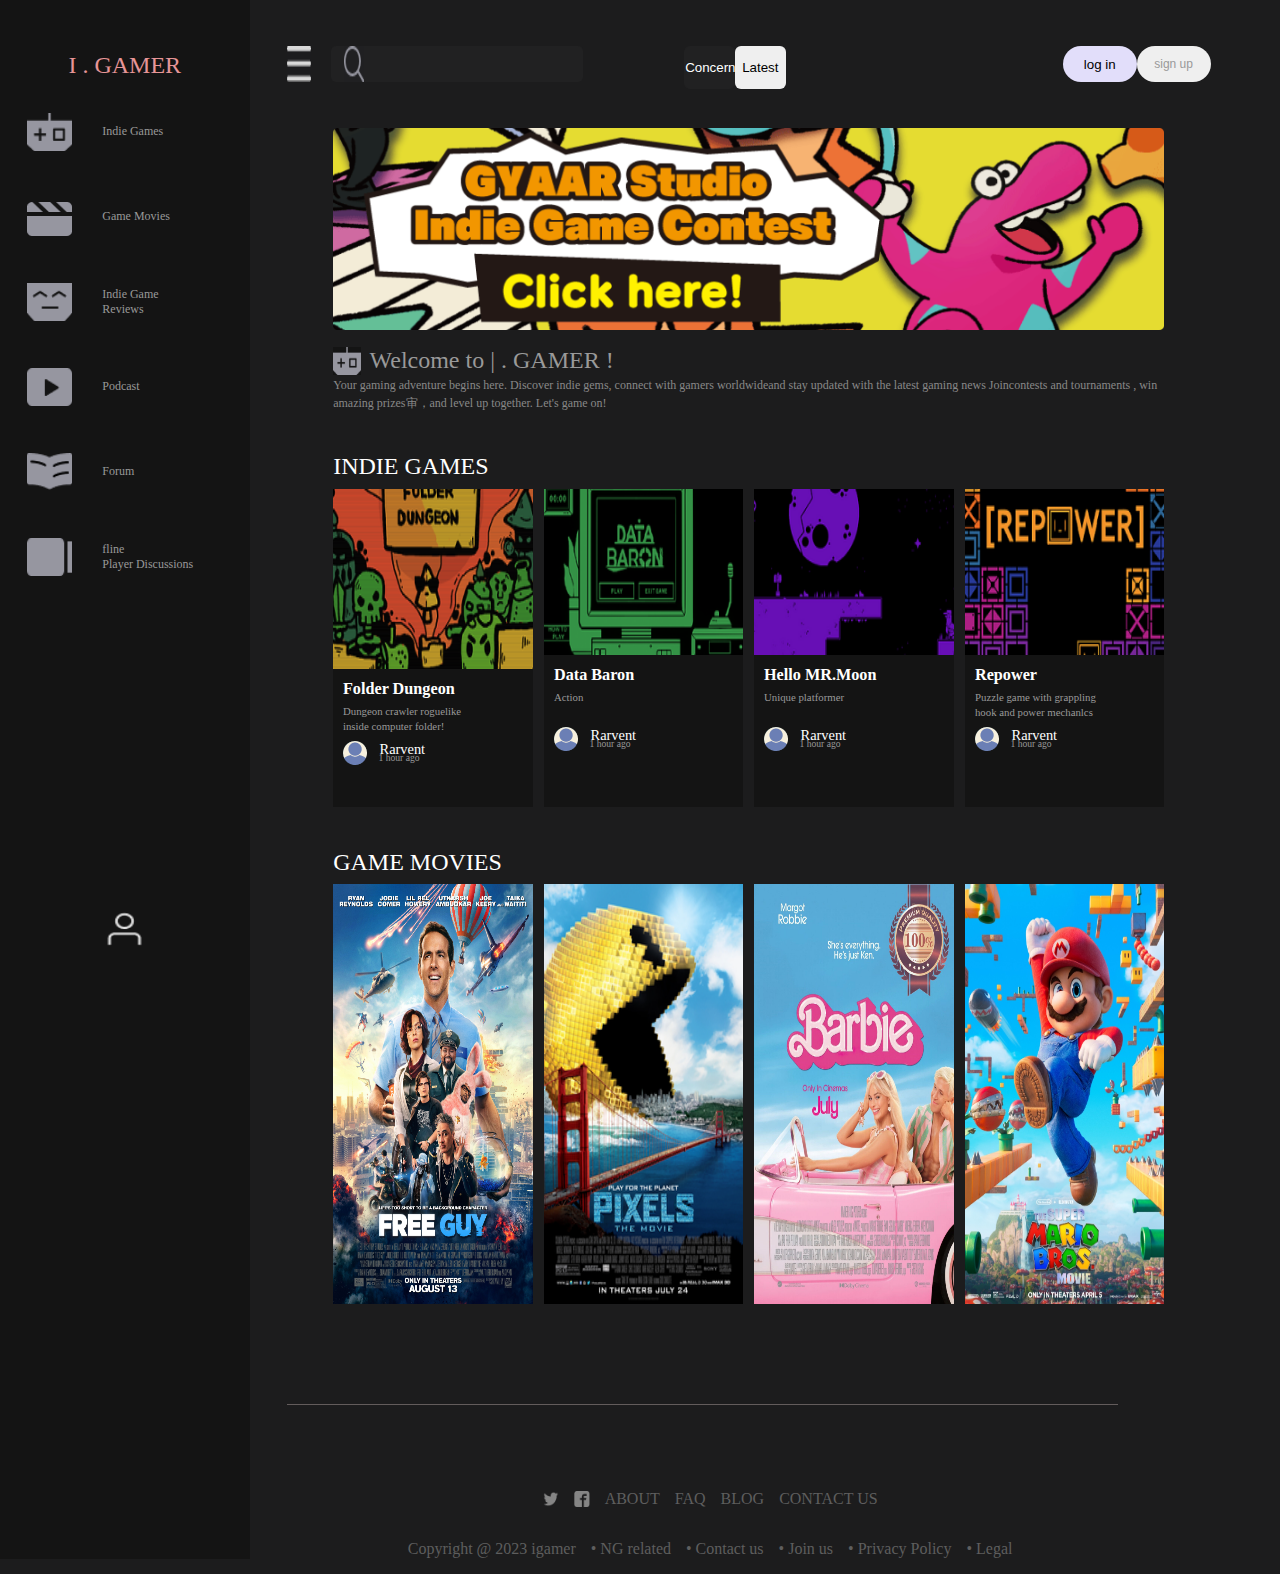
<file: src/wbsit_implementation/index.html>
<!DOCTYPE html>
<html lang="en">
<head>
	<meta charset="UTF-8">
	<meta name="viewport" content="width=device-width, initial-scale=1.0">
	<title>Document</title>
	<link rel="stylesheet" href="./css/index1.css">
	<style>
		*{
			margin: 0;
			padding: 0;
		}
		aside  img{
			width: 45px !important;
			height: 38px;
		}


		.game{
			width: 150px;
		}

		aside .box:hover{
			background: #3e3e3e;
			cursor: pointer;
		}
		.box2 button{
			width: 65px;
			height: 35px;
			border: none;
		}


		.box3 button{
			width: 85px;
			height: 36px;
			border: none;
		}
		a{
			display: inline-block;
			text-decoration: none;
			color: #999;
			width: 100%;
			/* height: 65px; */
			display: flex;
			align-items: center;
			/* margin: 30px 0 0 14%; */
			font-size: 16px;
			color: #999;
			font-size: 12px;
			justify-content: center;
			/* margin-top: 20px; */
		}
		footer{
			width: 90%;
			height: 85px;
			border-top: 1px #635c5c solid;
			margin-top: 100px;
			padding-top:69px;
		}

		footer ul{
			width: 100%;
			list-style: none;
			height: 50px;
			display: flex;
			justify-content: center;
			align-items: center;
		}


		footer ul li{
			color: #5e5e5e;
			margin-left: 15px;
		}
	</style>
</head>
<body>
	<aside style="padding-top: 4.2%;">
		<div style="width: 100%; display:flex; flex-direction:column;justify-content:center;align-items:center;">
			<a href="./index.html"><span class="title">I . GAMER</span></a> 
			
			<div class="box">
			  <a href="">
				    <img src="./image/Group1.png">
					<div class="game">
						<span>Indie Games</span>
					</div>
			  </a>	
				
			</div>
			
			<div class="box">
			  <a href="./index2.html">
				  <img src="./image/Group2.png">
				  <div class="game">
					<span>Game Movies</span>
				  </div>
			  </a>
				
				
			</div>
			
			<div class="box">
			   <a href="">
				   <img src="./image/Group3.png">
					<div class="game">
						<span>Indie Game</span>
						<span>Reviews</span>
					</div>
			   </a>	
				
				
			</div>
			
			<div class="box">
			   <a href="./index4.html">
				   <img src="./image/Group4.png">
					<div class="game">
						<span>Podcast</span>
					</div>
			   </a>	
				
				
			</div>
			
			<div class="box">
			  <a href="">
				  <img src="./image/Group5.png">
				  <div class="game">
						<span>Forum</span>
				  </div>
			  </a>
				
				
			</div>
			
			<div class="box">
			  <a href="">
				  <img src="./image/Group6.png">
				  <div class="game">
						<span>fline</span>
						<span>Player Discussions</span>
				  </div>
			  </a>
				
				
			</div>
			
		</div>
		
		<div class="user">
			<img src="./image/user.png">
		</div>
	</aside>
	
	<article style="width: 74%;margin: 0 auto;">
		<header>
			<div class="nav-warp" style="padding-top: 5%;">
				<div class="box1">
					<img src="./image/Group7.png" alt="">
					<div class="input">
						<input type="text">
						<img src="./image/search.png" alt="">
					</div>
				</div>
				
				<div class="box2">
					<button>Concern</button>
					<button>Latest</button>
				</div>
				
				<div class="box3">
					<button>log in</button>
					<button><a href="./index5.html">sign up</a> </button>
				</div>
			</div>
		</header>
		
		<main>
			<div class="banner">
				<div><img src="./image/Rectangle1.png" alt=""></div>
				<div class="title">
					<img src="./image/Group1.png" alt="">
					<span>Welcome to | . GAMER !</span>
				</div>
				<span style="font-size: 12px;color: #888;" >Your gaming adventure begins here. Discover indie gems, connect with gamers worldwideand stay updated with the latest gaming news Joincontests and tournaments , win amazing prizes审，and level up together. Let's game on!</span>
			</div>
			
			<div class="IDGM-title">INDIE GAMES</div>
			<div class="IDGM">
				
				<div class="box">
				 <a href="./index3.html" style="display: block;">	
					<img src="./image/Y8Ygyt.png" style="height: 180px;" class="ig1">
					<span class="t1">Folder Dungeon </span>
					<span>Dungeon crawler roguelike</span>
					<span>inside computer folder!</span>
					<div style="display: flex;padding-top: 3%;align-items: center;">
						<div class="ig2"><img src="./image/Ellipse.png"></div>
						<div>
							<span class="t2">Rarvent</span>
							<span class="t3">1 hour ago</span>
						</div>
					</div>
				 </a>
				</div>
				
				<div class="box">
					<img src="./image/YqHSxr.png" class="ig1">
					<span class="t1">Data Baron</span>
					<span>Action</span>
					<span>&nbsp;</span>
					<div style="display: flex;padding-top: 3%;align-items: center;">
						<div class="ig2"><img src="./image/Ellipse.png"></div>
						<div>
							<span class="t2">Rarvent</span>
							<span class="t3">1 hour ago</span>
						</div>
					</div>
				</div>
				
				<div class="box">
					<img src="./image/eMVFbW.png" class="ig1">
					<span class="t1">Hello MR.Moon</span>
					<span>Unique platformer</span>
					<span>&nbsp;</span>
					<div style="display: flex;padding-top: 3%;align-items: center;">
						<div class="ig2"><img src="./image/Ellipse.png"></div>
						<div>
							<span class="t2">Rarvent</span>
							<span class="t3">1 hour ago</span>
						</div>
					</div>
				</div>
				
				<div class="box">
					<img src="./image/SWDDWN.png" class="ig1">
					<span class="t1">Repower</span>
					<span>Puzzle game with grappling</span>
					<span>hook and power mechanlcs</span>
					<div style="display: flex;padding-top: 3%;align-items: center;">
						<div class="ig2"><img src="./image/Ellipse.png"></div>
						<div>
							<span class="t2">Rarvent</span>
							<span class="t3">1 hour ago</span>
						</div>
					</div>
				</div>
			</div>
			
			<div class="IDGM-title">GAME MOVIES</div>
			<div class="IDGM-2" style="height: 420px;">
				
				<div class="box">
					<img style="height: 420px;" src="./image/MV5BOTY2NzFjODctOWUzMC00MGZhLTlhNjMtM2Y2ODBiNGY1ZWRiXkEyXkFqcGdeQXVyMDM2NDM2MQ@@._V1_.jpg">
				</div>
				
				<div class="box">
					<img style="height: 420px;" src="./image/PixelsOfficialPoster.jpg">
				</div>
				
				<div class="box">
					<img style="height: 420px;" src="./image/s-l1600.jpg">
				</div>
				
				<div class="box">
					<img style="height: 420px;" src="./image/image1.jpg">
				</div>
			</div>
		</main>
	
		<footer>
			<ul>
				<li>
					<img style="width: 16px; height: 16px;" src="./image/1.png"/>
				</li>
				<li>
					<img style="width: 16px; height: 16px;" src="./image/2.png"/>
				</li>
				<li>ABOUT</li>
				<li>FAQ</li>
				<li>BLOG</li>
				<li>CONTACT US</li>
			</ul>


			<ul>
				<li>Copyright @ 2023 igamer</li>
			   <li>• NG related</li>
			   <li>• Contact us</li>
			   <li>• Join us</li>
			   <li>• Privacy Policy</li>
			   <li>• Legal</li>
		   </ul>
		   </footer>
	</article>
</body>

<style>
	aside{
		width: 20%;
	}
	
	aside .box,
	aside .user{
		width: 100%;
		height: 65px;
		display: flex;
		align-items: center;
		
		/* margin:30px 0 0 14%; */
		font-size: 16px;
		color: #999;
		font-size: 12px;
		justify-content: center;
		margin-top: 20px;
	}
	
	aside  .box img,
	aside  .user img{
		/* margin: 0 10% 0 0; */
		/* width: 20%; */
	}
	
	aside div div span{
		display: block;
		margin-left: 30px;
	}
	
	aside .title{
		color: #e79597;
		font-size: 24px;
		/* margin-left: 14%; */
		text-align: center;
	}
	
	main{
		margin: 5% 5% 0;
	}
	
	main .banner .title{
		margin-top: 2%;
		font-size: 24px;
		color: #999;
		
		display: flex;
	}
	
	main .banner .title img{
		width: 28px;
		height: 28px;
		margin-right: 1%;
	}
	
	main .IDGM,
	main .IDGM-2{
		display: flex;
		justify-content: space-between;
	}
	
	main .IDGM-title{
		font-size: 24px;
		color: #fff;
		margin: 5% 0 1%;
		display: block;
	}
	
	main .IDGM .box{
		width: 24%;
		background-color: #141414;
		padding-bottom: 5%;
	}
	
	main .IDGM-2 .box{
		width: 24%;
		background-color: #141414;
		height: 250px;
	}
	
	main .IDGM .box span{
		font-size: 12px;
		color: #999;
		display: block;
		transform: scale(0.9);
	}
	
	main .IDGM .box .t1{
		display: block;
		font-size: 18px;
		font-weight: 600;
		color: #fff;
		margin: 5% 0 2%;
	}
	
	main .IDGM .box .t2{
		color: #fff;
		font-size: 16px;
	}
	
	main .IDGM .box .t3{
		transform: scale(0.8);
		margin-top: -7px;
		margin-left: -4px;
	}
	
	main .IDGM .box .ig1{
		height: 60%;
	}
	
	main .IDGM .box .ig2{
		width: 12%;
		height: 12%;
		margin-left: 10px;
		margin-right: 5%;
	}
</style>
</html>
</file>
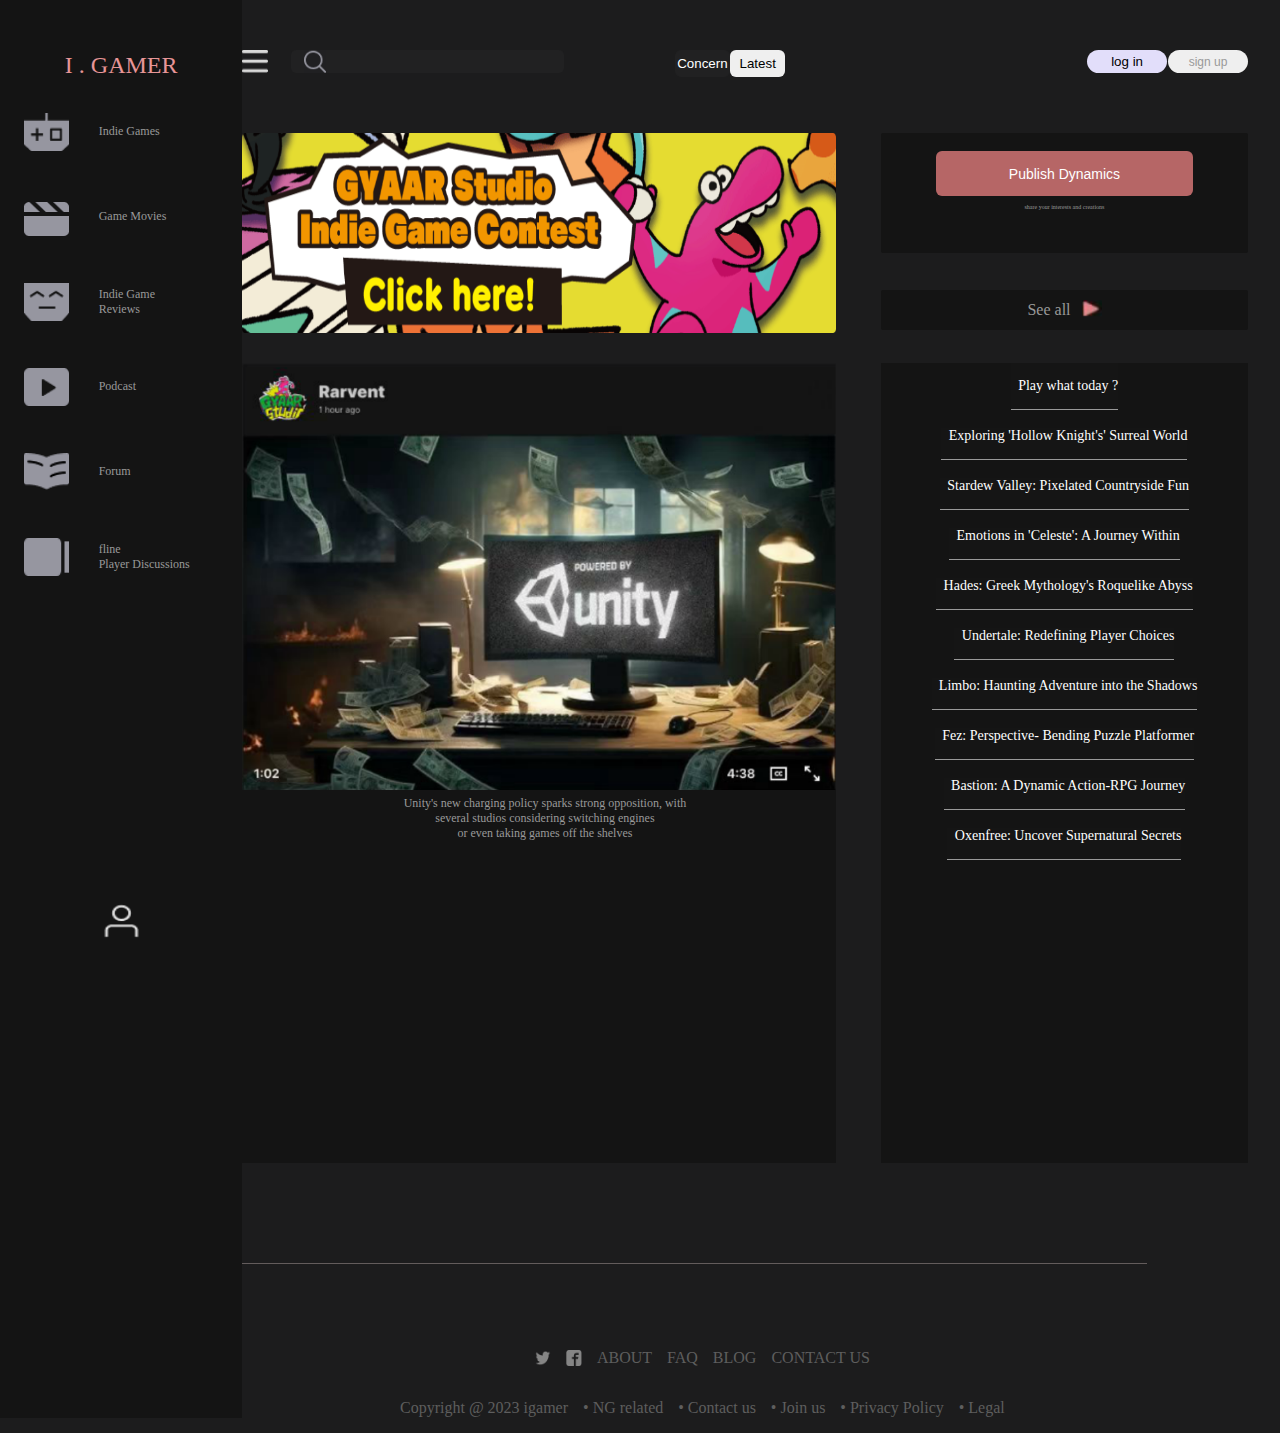
<file: src/wbsit_implementation/index2.html>
<!DOCTYPE html>
<html lang="en">

<head>
	<meta charset="UTF-8">
	<meta name="viewport" content="width=device-width, initial-scale=1.0">
	<title>Document</title>
	<link rel="stylesheet" href="./css/index1.css">
	<style>
		*{
			margin: 0;
			padding: 0;
		}
		aside div{
			width: 100%;
		}
		aside ul{
			list-style: none;
			width: 100%;
		}

		aside ul li{
			width: 100%;
			height: 60px;
			display: flex;
			align-items: center;
			justify-content: center;
			margin-top: 50px;
		}

       

		aside ul li img{
			width: 45px;
			height: 38px;
		}


		aside ul li:hover{
			background: #3e3e3e;
		}

		aside  img{
			width: 45px !important;
			height: 38px;
		}


		.game{
			width: 150px;
		}

		a{
			display: inline-block;
			text-decoration: none;
			color: #999;
			width: 100%;
			/* height: 65px; */
			display: flex;
			align-items: center;
			/* margin: 30px 0 0 14%; */
			font-size: 16px;
			color: #999;
			font-size: 12px;
			justify-content: center;
			/* margin-top: 20px; */
		}
		aside .box:hover{
			background: #3e3e3e;
			cursor: pointer;
		}

		.right a{
			text-decoration: none;
		}

		.right a span{
			font-size: 14px !important;
		}

		main .box2 .right span:nth-child(1){
			padding-top:0;
		}



		footer{
			width: 90%;
			height: 85px;
			border-top: 1px #635c5c solid;
			margin-top: 100px;
			padding-top:69px;
		}

		footer ul{
			width: 100%;
			list-style: none;
			height: 50px;
			display: flex;
			justify-content: center;
			align-items: center;
		}


		footer ul li{
			color: #5e5e5e;
			margin-left: 15px;
		}

		a{
			text-decoration: none;
		}
	</style>
</head>

<body>
	<aside style="padding-top: 4.2%;">
		<div style="width: 100%; display:flex; flex-direction:column;justify-content:center;align-items:center;">
			<a href="./index.html"><span class="title">I . GAMER</span></a> 
			
			<div class="box">
			  <a href="">
				    <img src="./image/Group1.png">
					<div class="game">
						<span>Indie Games</span>
					</div>
			  </a>	
				
			</div>
			
			<div class="box">
			  <a href="./index2.html">
				  <img src="./image/Group2.png">
				  <div class="game">
					<span>Game Movies</span>
				  </div>
			  </a>
				
				
			</div>
			
			<div class="box">
			   <a href="">
				   <img src="./image/Group3.png">
					<div class="game">
						<span>Indie Game</span>
						<span>Reviews</span>
					</div>
			   </a>	
				
				
			</div>
			
			<div class="box">
			   <a href="./index4.html">
				   <img src="./image/Group4.png">
					<div class="game">
						<span>Podcast</span>
					</div>
			   </a>	
				
				
			</div>
			
			<div class="box">
			  <a href="">
				  <img src="./image/Group5.png">
				  <div class="game">
						<span>Forum</span>
				  </div>
			  </a>
				
				
			</div>
			
			<div class="box">
			  <a href="">
				  <img src="./image/Group6.png">
				  <div class="game">
						<span>fline</span>
						<span>Player Discussions</span>
				  </div>
			  </a>
				
				
			</div>
			
		</div>
		
		<div class="user">
			<img src="./image/user.png">
		</div>
	</aside>

	<article style="width: 83%;margin: 0 auto;">
		<header>
			<div class="nav-warp" style="padding-top: 5%;">
				<div class="box1">
					<img src="./image/Group7.png" alt="">
					<div class="input">
						<input type="text">
						<img src="./image/search.png" alt="">
					</div>
				</div>

				<div class="box2">
					<button>Concern</button>
					<button>Latest</button>
				</div>

				<div class="box3">
					<button>log in</button>
					<button><a href="./index5.html">sign up</a> </button>
				</div>
			</div>
		</header>

		<main>
			<div class="box1">
				<div class="left">
					<img src="./image/Rectangle1.png" alt="">
				</div>

				<div class="right">
					<div class="cs1">
						<button>Publish Dynamics</button>
						<span>share your interests and creations</span>
					</div>

					<div class="cs2">See all <img src="./image/1697728298310.jpg" alt=""></div>
				</div>
			</div>

			<div class="box2">
				<div class="left">
					<div><img src="./image/1697730025102.jpg" alt=""></div>
					<a href=""><span>Unity's new charging policy sparks strong opposition, with</span></a> 
					<a href=""><span>several studios considering switching engines</span></a> 
					<a href=""><span>or even taking games off the shelves</span></a> 
				</div>

				<div class="right">
					<a href=""><span style="padding-top: 15px;">Play what today ?</span></a> 
					<a href=""><span>Exploring 'Hollow Knight's' Surreal World</span></a> 
					<a href=""><span>Stardew Valley: Pixelated Countryside Fun</span></a> 
					<a href=""><span>Emotions in 'Celeste': A Journey Within</span></a> 
					<a href=""><span>Hades: Greek Mythology's Roquelike Abyss </span></a> 
					<a href=""><span>Undertale: Redefining Player Choices</span></a> 
					<a href=""><span>Limbo: Haunting Adventure into the Shadows </span></a> 
					<a href=""><span>Fez: Perspective- Bending Puzzle Platformer</span></a> 
					<a href=""><span>Bastion: A Dynamic Action-RPG Journey</span></a> 
					<a href=""><span>Oxenfree: Uncover Supernatural Secrets</span></a> 
				</div>
			</div>
		</main>

		<footer>
			 <ul>
				 <li>
					 <img style="width: 16px; height: 16px;" src="./image/1.png"/>
				 </li>
				 <li>
					 <img style="width: 16px; height: 16px;" src="./image/2.png"/>
				 </li>
				 <li>ABOUT</li>
				 <li>FAQ</li>
				 <li>BLOG</li>
				 <li>CONTACT US</li>
			 </ul>


			 <ul>
				 <li>Copyright @ 2023 igamer</li>
				<li>• NG related</li>
				<li>• Contact us</li>
				<li>• Join us</li>
				<li>• Privacy Policy</li>
				<li>• Legal</li>
			</ul>
		</footer>
	</article>
	<style>
		aside{
		width: 20%;
	}
	
	aside .box,
	aside .user{
		width: 100%;
		height: 65px;
		display: flex;
		align-items: center;
		
		/* margin:30px 0 0 14%; */
		font-size: 16px;
		color: #999;
		font-size: 12px;
		justify-content: center;
		margin-top: 20px;
	}
	
	aside  .box img,
	aside  .user img{
		/* margin: 0 10% 0 0; */
		/* width: 20%; */
	}
	
	aside div div span{
		display: block;
		margin-left: 30px;
	}
	
	aside .title{
		color: #e79597;
		font-size: 24px;
		/* margin-left: 14%; */
		text-align: center;
	}
	</style>
</body>

</html>
</file>
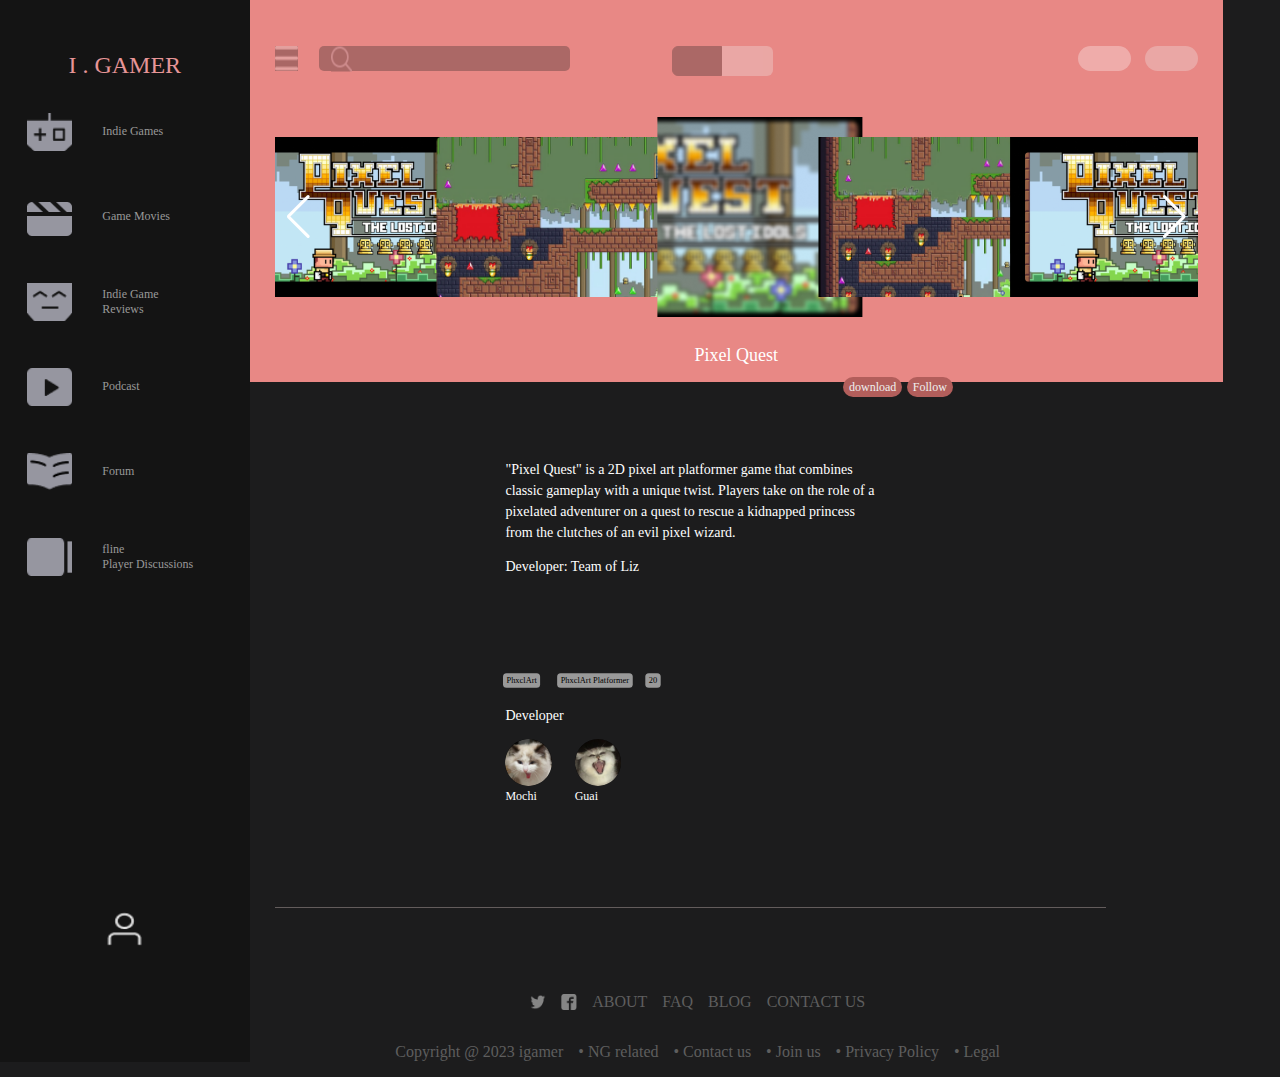
<file: src/wbsit_implementation/index3.html>
<!DOCTYPE html>
<html lang="en">
<head>
	<meta charset="UTF-8">
	<meta name="viewport" content="width=device-width, initial-scale=1.0">
	<title>Document</title>
	<link rel="stylesheet" href="./css/index.css">
	<link rel="stylesheet" href="./css/swiper.min.css">
	<style>
		*{
			margin: 0;
			padding: 0;
		}
		.box2 button{
			width: 65px;
			height: 35px;
			border: none;
		}


		.box3 button{
			width: 85px;
			height: 25px;
			border: none;
		}


		main .banner-warp .bu-warp .bu span{
			padding: 3px 6px 3px 6px;
			border-radius: 12px;
		}



		main .wz{
			padding-top: 30px;
		}

		.swiper-container{
              width: 100%;
            }
        .swiper-wrapper{
              width: 95%;
              margin: 0 auto;
            }
        .swiper-slide{
              width: 330px;
              height: 200px;
              /* margin-left: 12px; */
            }

        .swiper-slide img{
              width: 330px;
              height: 200px;
            }

			.swiper-slide {
			  text-align: center;
			  font-size: 18px;
			  background: #fff;

			  /* Center slide text vertically */
			  display: -webkit-box;
			  display: -ms-flexbox;
			  display: -webkit-flex;
			  display: flex;
			  -webkit-box-pack: center;
			  -ms-flex-pack: center;
			  -webkit-justify-content: center;
			  justify-content: center;
			  -webkit-box-align: center;
			  -ms-flex-align: center;
			  -webkit-align-items: center;
			  align-items: center;
			  transition: 300ms;
			  transform: scale(0.8);
    }
	.swiper-slide-active,.swiper-slide-duplicate-active{
      transform: scale(1);
	}


	*{
			margin: 0;
			padding: 0;
		}
		aside div{
			width: 100%;
		}
		aside ul{
			list-style: none;
			width: 100%;
		}

		aside ul li{
			width: 100%;
			height: 60px;
			display: flex;
			align-items: center;
			justify-content: center;
			margin-top: 50px;
		}

       

		aside ul li img{
			width: 45px;
			height: 38px;
		}



		aside  img{
			width: 45px !important;
			height: 38px;
		}


		.game{
			width: 150px;
		}

		aside .box:hover{
			background: #3e3e3e;
			cursor: pointer;
		}
		a{
			display: inline-block;
			text-decoration: none;
			color: #999;
			width: 100%;
			/* height: 65px; */
			display: flex;
			align-items: center;
			/* margin: 30px 0 0 14%; */
			font-size: 16px;
			color: #999;
			font-size: 12px;
			justify-content: center;
			/* margin-top: 20px; */
		}

		aside ul li:hover{
			background: #3e3e3e;
		}


		footer{
			width: 90%;
			height: 85px;
			border-top: 1px #635c5c solid;
			margin-top: 100px;
			padding-top:69px;
		}

		footer ul{
			width: 100%;
			list-style: none;
			height: 50px;
			display: flex;
			justify-content: center;
			align-items: center;
		}


		footer ul li{
			color: #5e5e5e;
			margin-left: 15px;
		}
	</style>
</head>
<body>
	<aside style="padding-top: 4.2%;">
		<div style="width: 100%; display:flex; flex-direction:column;justify-content:center;align-items:center;">
			<a href="./index.html"><span class="title">I . GAMER</span></a> 
			
			<div class="box">
			  <a href="">
				    <img src="./image/Group1.png">
					<div class="game">
						<span>Indie Games</span>
					</div>
			  </a>	
				
			</div>
			
			<div class="box">
			  <a href="./index2.html">
				  <img src="./image/Group2.png">
				  <div class="game">
					<span>Game Movies</span>
				  </div>
			  </a>
				
				
			</div>
			
			<div class="box">
			   <a href="">
				   <img src="./image/Group3.png">
					<div class="game">
						<span>Indie Game</span>
						<span>Reviews</span>
					</div>
			   </a>	
				
				
			</div>
			
			<div class="box">
			   <a href="./index4.html">
				   <img src="./image/Group4.png">
					<div class="game">
						<span>Podcast</span>
					</div>
			   </a>	
				
				
			</div>
			
			<div class="box">
			  <a href="">
				  <img src="./image/Group5.png">
				  <div class="game">
						<span>Forum</span>
				  </div>
			  </a>
				
				
			</div>
			
			<div class="box">
			  <a href="">
				  <img src="./image/Group6.png">
				  <div class="game">
						<span>fline</span>
						<span>Player Discussions</span>
				  </div>
			  </a>
				
				
			</div>
			
		</div>
		
		<div class="user">
			<img src="./image/user.png">
		</div>
	</aside>
	
	<article style="width: 74%;padding: 0 2%;">
		<header>
			<div class="nav-warp" style="padding-top: 5%;">
				<div class="box1">
					<img src="./image/Group7.png" alt="">
					<div class="input">
						<input type="text">
						<img src="./image/search.png" alt="">
					</div>
				</div>
				
				<div class="box2">
					<button style="border-top-left-radius: 6px; border-bottom-left-radius: 6px;"></button>
					<button style="border-top-right-radius: 6px; border-bottom-right-radius: 6px;"></button>
				</div>
				
				<div class="box3">
					<button style="background: white;"></button>
					<button></button>
				</div>
			</div>
		</header>
		
		<main>
			<div class="banner-warp">
				<div class="banner">
					<!-- <img src="./image/image/1.png" style="margin-left: -2%; height: 200px;">
					<img src="./image/image/2.png" style="height: 200px;">
					<img src="./image/image/3.png" style="height: 150px;margin-left: -1%;margin-right: -1%; height: 200px;">
					<img src="./image/image/2.png" style="height: 200px;">
					<img src="./image/image/5.png" style="margin-right: -2%; height: 200px;"> -->
					<div class="swiper-container">
						<div class="swiper-wrapper">
		
						  <div class="swiper-slide">
							<img src="./image/image/1.png">
						  </div>
		
						  <div class="swiper-slide">
							<img src="./image/image/2.png">
						  </div>
		
						  <div class="swiper-slide">
							<img src="./image/image/3.png">
						  </div>
		
						  <div class="swiper-slide">
							<img src="./image/image/4.png">
						  </div>
						</div>
						<div class="swiper-pagination"></div>
						<div class="swiper-button-prev swiper-button-white"></div><!--左箭头。如果放置在swiper外面，需要自定义样式。-->
						<div class="swiper-button-next swiper-button-white"></div><!--右箭头。如果放置在swiper外面，需要自定义样式。-->
				</div>
				</div>
			
				<div class="bu-warp">
					<span>Pixel Quest</span>
					<div class="bu">
						<span>download</span>
						<span>Follow</span>
					</div>
				</div>
			</div>
			
			<div class="wz">
				<span style="padding-top: 1%;">"Pixel Quest" is a 2D pixel art platformer game that combines</span>
				<span>classic gameplay with a unique twist. Players take on the role of a</span>
				<span>pixelated adventurer on a quest to rescue a kidnapped princess</span>
				<span>from the clutches of an evil pixel wizard.</span>
				<span style="padding-top: 3%;">Developer: Team of Liz</span>
			
				<div class="bu">
					<span>PhxclArt</span>
					<span>PhxclArt Platformer</span>
					<span>20</span>
				</div>
				
				<div>
					<span class="title" style="margin: 3% 0;">Developer</span>
					
					<div class="us">
						<div >
							<img style="border-radius: 50%;" src="./image/image/6.png">
							<span>Mochi</span>
						</div>
						<div>
							<img style="border-radius: 50%;" src="./image/image/7.png">
							<span>Guai</span>
						</div>
					</div>
				</div>
			</div>
		</main>
		
		<footer>
			<ul>
				<li>
					<img style="width: 16px; height: 16px;" src="./image/1.png"/>
				</li>
				<li>
					<img style="width: 16px; height: 16px;" src="./image/2.png"/>
				</li>
				<li>ABOUT</li>
				<li>FAQ</li>
				<li>BLOG</li>
				<li>CONTACT US</li>
			</ul>


			<ul>
				<li>Copyright @ 2023 igamer</li>
			   <li>• NG related</li>
			   <li>• Contact us</li>
			   <li>• Join us</li>
			   <li>• Privacy Policy</li>
			   <li>• Legal</li>
		   </ul>
	   </footer>
	</article>
</body>

<style>

aside{
		width: 20%;
	}
	
	aside .box,
	aside .user{
		width: 100%;
		height: 65px;
		display: flex;
		align-items: center;
		
		/* margin:30px 0 0 14%; */
		font-size: 16px;
		color: #999;
		font-size: 12px;
		justify-content: center;
		margin-top: 20px;
	}
	
	aside  .box img,
	aside  .user img{
		/* margin: 0 10% 0 0; */
		/* width: 20%; */
	}
	
	aside div div span{
		display: block;
		margin-left: 30px;
	}
	
	aside .title{
		color: #e79597;
		font-size: 24px;
		/* margin-left: 14%; */
		text-align: center;
	}
	article{
		background-image: url(./image/1697809344890.jpg);
		background-size: 100% 36%;
		background-repeat: no-repeat;
	}
	
	article header{
		opacity: 0.3;
	}
	
	main .banner-warp .banner{
		display: flex;
		justify-content: space-between;
		align-items: center;
		margin-top: 5%;
	}
	
	main .banner-warp .banner img{
		/* width: 21%;
		height: 110px; */
	}
	
	main .banner-warp .bu-warp{
		text-align: center;
		font-size: 18px;
		color: #fff;
		margin: 3% 0;
	}
	
	main .banner-warp .bu-warp .bu{
		margin-top: 1%;
		margin-left: 35%;
	}
	
	main .banner-warp .bu-warp .bu span{
		background-color: #b25e5b;
		color: #efefef;
		font-size: 12px;
	}
	
	main .wz{
		
		width: 50%;
		margin: auto;
		
		font-size: 14px;
		color: #fff;
	}
	
	main .wz span{
		display: block;
		line-height: 21px;
	}
	
	main .wz .bu span{
		background-color: #999;
		display: inline-block;
		font-size: 12px;
		border-radius: 5px;
		padding: 0px 5px;
		color: #000;
		
		transform: scale(0.7);
		margin-left: -2.3%;
		margin-top: 20%;
	}
	
	main .wz .us{
		display: flex;
	}
	
	main .wz .us div{
		width: 10%;
		height: 10%;
		margin-right: 5%;
	}
	
	main .wz .us div span{
		font-size: 12px;
	}
</style>

<script src="./js/swiper.min.js"></script>
<script>

var mySwiper2 = new Swiper('.swiper-container', { 
        autoplay:2000,//自动滑动
        speed:500,//自动滑动开始到结束的时间（单位ms）
        loop:true,//开启循环
        slidesPerView: 5,
      spaceBetween: 30,
	  centeredSlides: true,
	  loop: true,
        navigation: {
              nextEl: '.swiper-button-next',
              prevEl: '.swiper-button-prev',
        },
});
</script>
</html>
</file>
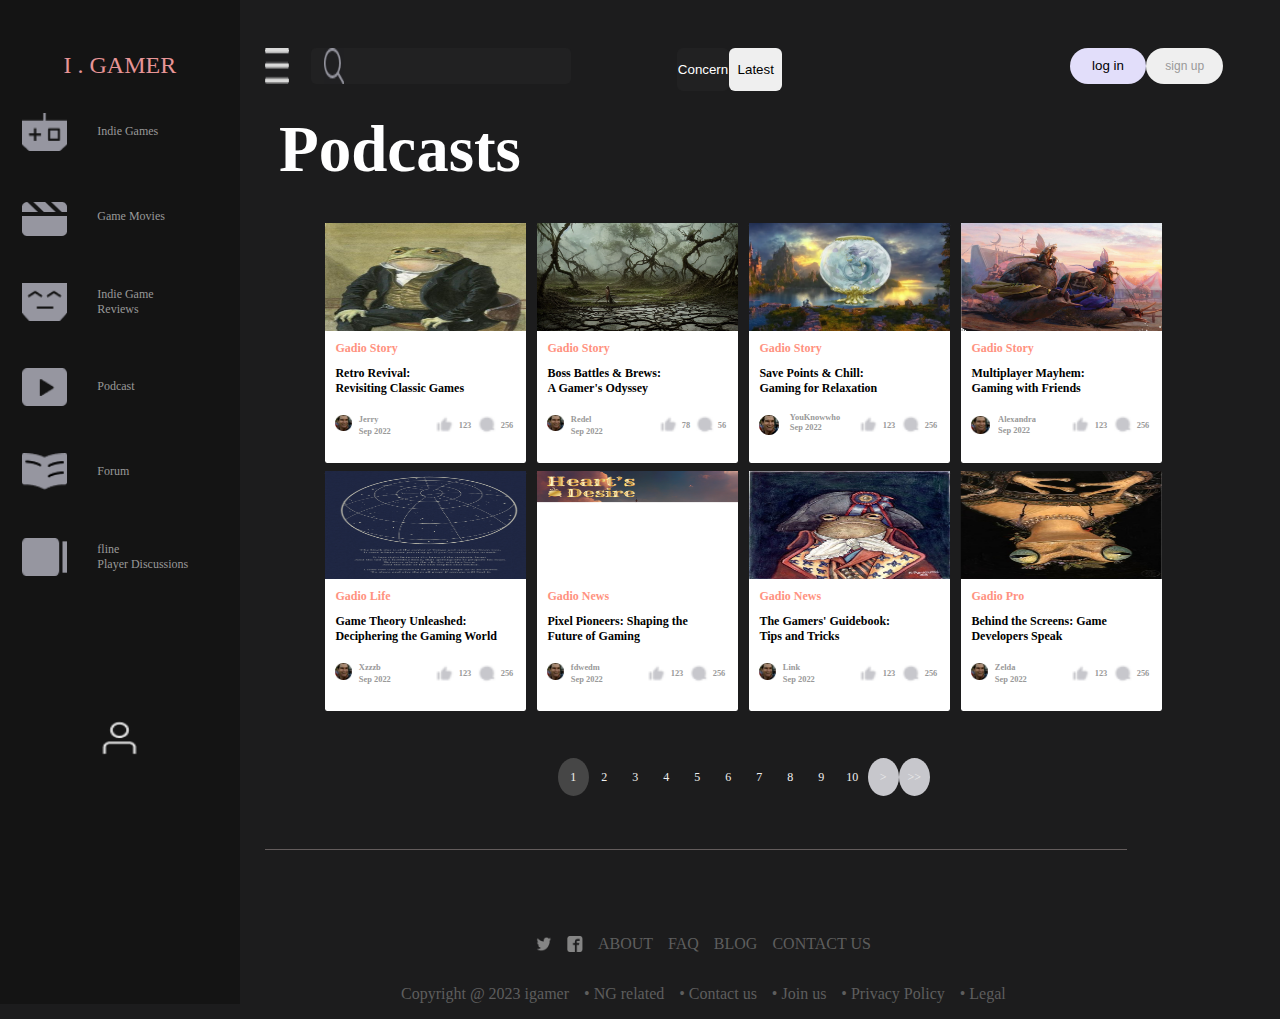
<file: src/wbsit_implementation/index4.html>
<!DOCTYPE html>
<html lang="en">
<head>
	<meta charset="UTF-8">
	<meta name="viewport" content="width=device-width, initial-scale=1.0">
	<title>Document</title>
	<link rel="stylesheet" href="./css/index1.css">
	<style>
		*{
			margin: 0;
			padding: 0;
		}
		aside  img{
			width: 45px !important;
			height: 38px;
		}


		.game{
			width: 150px;
		}

		aside .box:hover{
			background: #3e3e3e;
			cursor: pointer;
		}
		.box2 button{
			width: 65px;
			height: 35px;
			border: none;
		}


		.box3 button{
			width: 85px;
			height: 36px;
			border: none;
		}
		a{
			display: inline-block;
			text-decoration: none;
			color: #999;
			width: 100%;
			/* height: 65px; */
			display: flex;
			align-items: center;
			/* margin: 30px 0 0 14%; */
			font-size: 16px;
			color: #999;
			font-size: 12px;
			justify-content: center;
			/* margin-top: 20px; */
		}


		footer{
			width: 90%;
			height: 85px;
			border-top: 1px #635c5c solid;
			margin-top: 100px;
			padding-top:69px;
		}

		footer ul{
			width: 100%;
			list-style: none;
			height: 50px;
			display: flex;
			justify-content: center;
			align-items: center;
		}


		footer ul li{
			color: #5e5e5e;
			margin-left: 15px;
		}
	</style>
</head>
<body>
	<aside style="padding-top: 4.2%;">
		<div style="width: 100%; display:flex; flex-direction:column;justify-content:center;align-items:center;">
			<a href="./index.html"><span class="title">I . GAMER</span></a>
			
			<div class="box">
			  <a href="">
				    <img src="./image/Group1.png">
					<div class="game">
						<span>Indie Games</span>
					</div>
			  </a>	
				
			</div>
			
			<div class="box">
			  <a href="./index2.html">
				  <img src="./image/Group2.png">
				  <div class="game">
					<span>Game Movies</span>
				  </div>
			  </a>
				
				
			</div>
			
			<div class="box">
			   <a href="">
				   <img src="./image/Group3.png">
					<div class="game">
						<span>Indie Game</span>
						<span>Reviews</span>
					</div>
			   </a>	
				
				
			</div>
			
			<div class="box">
			   <a href="./index4.html">
				   <img src="./image/Group4.png">
					<div class="game">
						<span>Podcast</span>
					</div>
			   </a>	
				
				
			</div>
			
			<div class="box">
			  <a href="">
				  <img src="./image/Group5.png">
				  <div class="game">
						<span>Forum</span>
				  </div>
			  </a>
				
				
			</div>
			
			<div class="box">
			  <a href="">
				  <img src="./image/Group6.png">
				  <div class="game">
						<span>fline</span>
						<span>Player Discussions</span>
				  </div>
			  </a>
				
				
			</div>
			
		</div>
		
		<div class="user">
			<img style="padding-top: 80%;" src="./image/user.png">
		</div>
	</aside>
	
	<article style="width: 80%;padding: 0 2%;">
		<header>
			<div class="nav-warp" style="padding-top: 5%;">
				<div class="box1">
					<img src="./image/Group7.png" alt="">
					<div class="input">
						<input type="text">
						<img src="./image/search.png" alt="">
					</div>
				</div>
				
				<div class="box2">
					<button>Concern</button>
					<button>Latest</button>
				</div>
				
				<div class="box3" style="justify-content:normal;">
					<button>log in</button>
					<button><a href="./index5.html">sign up</a> </button>
				</div>
			</div>
		</header>
		
		<main>
			<div class="tj-warp">
				<div class="title">Podcasts</div>
			</div>
			
			<div class="tj">
				<div class="box">
					<img src="./image/desktop5/bullywug2.jpg">
					<span class="t1">Gadio Story</span>
					<span>Retro Revival:</span>
					<span>Revisiting Classic Games</span>
					<div class="user-warp">
						<div class="user">
							<img src="./image/desktop5/7a7fe68c-7f69-4db4-aabc-dd920deb7cc3.png.png">
							<div>
								<span>Jerry</span>
								<span style="white-space:nowrap;">Sep 2022</span>
							</div>
						</div>
						
						<div class="sj">
							<img src="./image/1697937974139(1).jpg">
							<span>123</span>
							<img src="./image/1697938021766.jpg" alt="">
							<span>256</span>
						</div>
					</div>
				</div>
				
				<div class="box">
					<img src="./image/desktop5/unknown.png">
					<span class="t1">Gadio Story</span>
					<span>Boss Battles & Brews:</span>
					<span>A Gamer's Odyssey</span>
					<div class="user-warp">
						<div class="user">
							<img src="./image/desktop5/7a7fe68c-7f69-4db4-aabc-dd920deb7cc3.png.png">
							<div>
								<span>Redel</span>
								<span style="white-space:nowrap;">Sep 2022</span>
							</div>
						</div>
						
						<div class="sj">
							<img src="./image/1697937974139(1).jpg">
							<span>78</span>
							<img src="./image/1697938021766.jpg" alt="">
							<span>56</span>
						</div>
					</div>
				</div>
				
				<div class="box">
					<img src="./image/desktop5/Silversong_Lake.webp">
					<span class="t1">Gadio Story</span>
					<span>Save Points & Chill:</span>
					<span>Gaming for Relaxation</span>
					<div class="user-warp">
						<div class="user">
							<img src="./image/desktop5/7a7fe68c-7f69-4db4-aabc-dd920deb7cc3.png.png">
							<div>
								<span>YouKnowwho</span>
								<span style="white-space:nowrap;">Sep 2022</span>
							</div>
						</div>
						
						<div class="sj">
							<img src="./image/1697937974139(1).jpg">
							<span>123</span>
							<img src="./image/1697938021766.jpg" alt="">
							<span>256</span>
						</div>
					</div>
				</div>
				
				<div class="box">
					<img src="./image/desktop5/蜗牛竞速.png">
					<span class="t1">Gadio Story</span>
					<span>Multiplayer Mayhem:</span>
					<span>Gaming with Friends</span>
					<div class="user-warp">
						<div class="user">
							<img src="./image/desktop5/7a7fe68c-7f69-4db4-aabc-dd920deb7cc3.png.png">
							<div>
								<span>Alexandra</span>
								<span style="white-space:nowrap;">Sep 2022</span>
							</div>
						</div>
						
						<div class="sj">
							<img src="./image/1697937974139(1).jpg">
							<span>123</span>
							<img src="./image/1697938021766.jpg" alt="">
							<span>256</span>
						</div>
					</div>
				</div>
				
				<div class="box">
					<img src="./image/desktop5/starmap01.png">
					<span class="t1">Gadio Life</span>
					<span>Game Theory Unleashed:</span>
					<span>Deciphering the Gaming World</span>
					<div class="user-warp">
						<div class="user">
							<img src="./image/desktop5/7a7fe68c-7f69-4db4-aabc-dd920deb7cc3.png.png">
							<div>
								<span>Xzzzb</span>
								<span style="white-space:nowrap;">Sep 2022</span>
							</div>
						</div>
						
						<div class="sj">
							<img src="./image/1697937974139(1).jpg">
							<span>123</span>
							<img src="./image/1697938021766.jpg" alt="">
							<span>256</span>
						</div>
					</div>
				</div>
				
				<div class="box">
					<img src="./image/desktop5/cover.png">
					<span class="t1">Gadio News</span>
					<span>Pixel Pioneers: Shaping the</span>
					<span>Future of Gaming</span>
					<div class="user-warp">
						<div class="user">
							<img src="./image/desktop5/7a7fe68c-7f69-4db4-aabc-dd920deb7cc3.png.png">
							<div>
								<span>fdwedm</span>
								<span style="white-space:nowrap;">Sep 2022</span>
							</div>
						</div>
						
						<div class="sj">
							<img src="./image/1697937974139(1).jpg">
							<span>123</span>
							<img src="./image/1697938021766.jpg" alt="">
							<span>256</span>
						</div>
					</div>
				</div>
				
				<div class="box">
					<img src="./image/desktop5/Belfortz.jpg">
					<span class="t1">Gadio News</span>
					<span>The Gamers' Guidebook:</span>
					<span>Tips and Tricks</span>
					<div class="user-warp">
						<div class="user">
							<img src="./image/desktop5/7a7fe68c-7f69-4db4-aabc-dd920deb7cc3.png.png">
							<div>
								<span>Link</span>
								<span style="white-space:nowrap;">Sep 2022</span>
							</div>
						</div>
						
						<div class="sj">
							<img src="./image/1697937974139(1).jpg">
							<span>123</span>
							<img src="./image/1697938021766.jpg" alt="">
							<span>256</span>
						</div>
					</div>
				</div>
				
				<div class="box">
					<img src="./image/desktop5/squelchtoe.jpg" style="transform: rotate(180deg);">
					<span class="t1">Gadio Pro</span>
					<span>Behind the Screens: Game</span>
					<span>Developers Speak</span>
					<div class="user-warp">
						<div class="user">
							<img src="./image/desktop5/7a7fe68c-7f69-4db4-aabc-dd920deb7cc3.png.png">
							<div>
								<span>Zelda</span>
								<span style="white-space:nowrap;">Sep 2022</span>
							</div>
						</div>
						
						<div class="sj">
							<img src="./image/1697937974139(1).jpg">
							<span>123</span>
							<img src="./image/1697938021766.jpg" alt="">
							<span>256</span>
						</div>
					</div>
				</div>
			</div>
			
			<div class="ml">
				<div style="background-color: #464646;">1</div>
				<div>2</div>
				<div>3</div>
				<div>4</div>
				<div>5</div>
				<div>6</div>
				<div>7</div>
				<div>8</div>
				<div>9</div>
				<div>10</div>
				<div style="background-color: #c7c7cc;">></div>
				<div style="background-color: #c7c7cc;">>></div>
			</div>
		</main>
		
		<footer>
			<ul>
				<li>
					<img style="width: 16px; height: 16px;" src="./image/1.png"/>
				</li>
				<li>
					<img style="width: 16px; height: 16px;" src="./image/2.png"/>
				</li>
				<li>ABOUT</li>
				<li>FAQ</li>
				<li>BLOG</li>
				<li>CONTACT US</li>
			</ul>


			<ul>
				<li>Copyright @ 2023 igamer</li>
			   <li>• NG related</li>
			   <li>• Contact us</li>
			   <li>• Join us</li>
			   <li>• Privacy Policy</li>
			   <li>• Legal</li>
		   </ul>
		   </footer>
	</article>
</body>

<style>
	aside{
		width: 20%;
	}
	
	aside .box,
	aside .user{
		width: 100%;
		height: 65px;
		display: flex;
		align-items: center;
		
		/* margin:30px 0 0 14%; */
		font-size: 16px;
		color: #999;
		font-size: 12px;
		justify-content: center;
		margin-top: 20px;
	}
	
	aside  .box img,
	aside  .user img{
		/* margin: 0 10% 0 0; */
		/* width: 20%; */
	}
	
	aside div div span{
		display: block;
		margin-left: 30px;
	}
	
	aside .title{
		color: #e79597;
		font-size: 24px;
		/* margin-left: 14%; */
		text-align: center;
	}
	
	main{
		padding: 0 1.5%;
	}
	
	main .tj-warp{
		font-size: 65px;
		font-weight: 600;
		color: #fff;
		margin: 3% 0;
	}
	
	main .tj{
		display: flex;
		justify-content: space-between;
		flex-wrap: wrap;
		padding: 0 5%;
	}
	
	main .tj .box{
		width: 24%;
		height: 240px;
		background-color: #fff;
		margin-top: 1%;
		border-radius: 1%;
	}
	
	main .tj .box img{
		height: 45%;
	}
	
	main .tj .box span{
		display: block;
		margin-left: 5%;
		font-size: 12px;
		font-weight: 600;
	}
	
	main .tj .box .t1{
		color: #ff9280;
		margin: 5%;
	}
	
	main .tj .box .user-warp,
	main .tj .box .user-warp .user,
	main .tj .box .user-warp .sj{
		display: flex;
	}
	
	main .tj .box .user-warp{
		justify-content: space-between;
		align-items: center;
		padding: 8% 5% 5%;
	}
	
	main .tj .box .user-warp .sj{
		align-items: center;
	}
	
	main .tj .box .user-warp .user img{
		width: 25%;
		height: 50%;
	}
	
	main .tj .box .user-warp span{
		 transform: scale(0.7);
		 margin: -7% 0;
		 color: #999;
	}
	
	main .ml{
		display: flex;
		justify-content: space-between;
		color: #efefef;
		width: 40%;
		margin: auto;
		font-size: 12px;
		margin-top: 5%;
		margin-bottom: -5%;
		text-align: center;
	}
	
	main .ml div{
		width: 38px;
		height: 38px;
		line-height: 38px;
		border-radius: 50%;
	}
	
	footer .box1{
		justify-content: center; 
	}
</style>
</html>
</file>
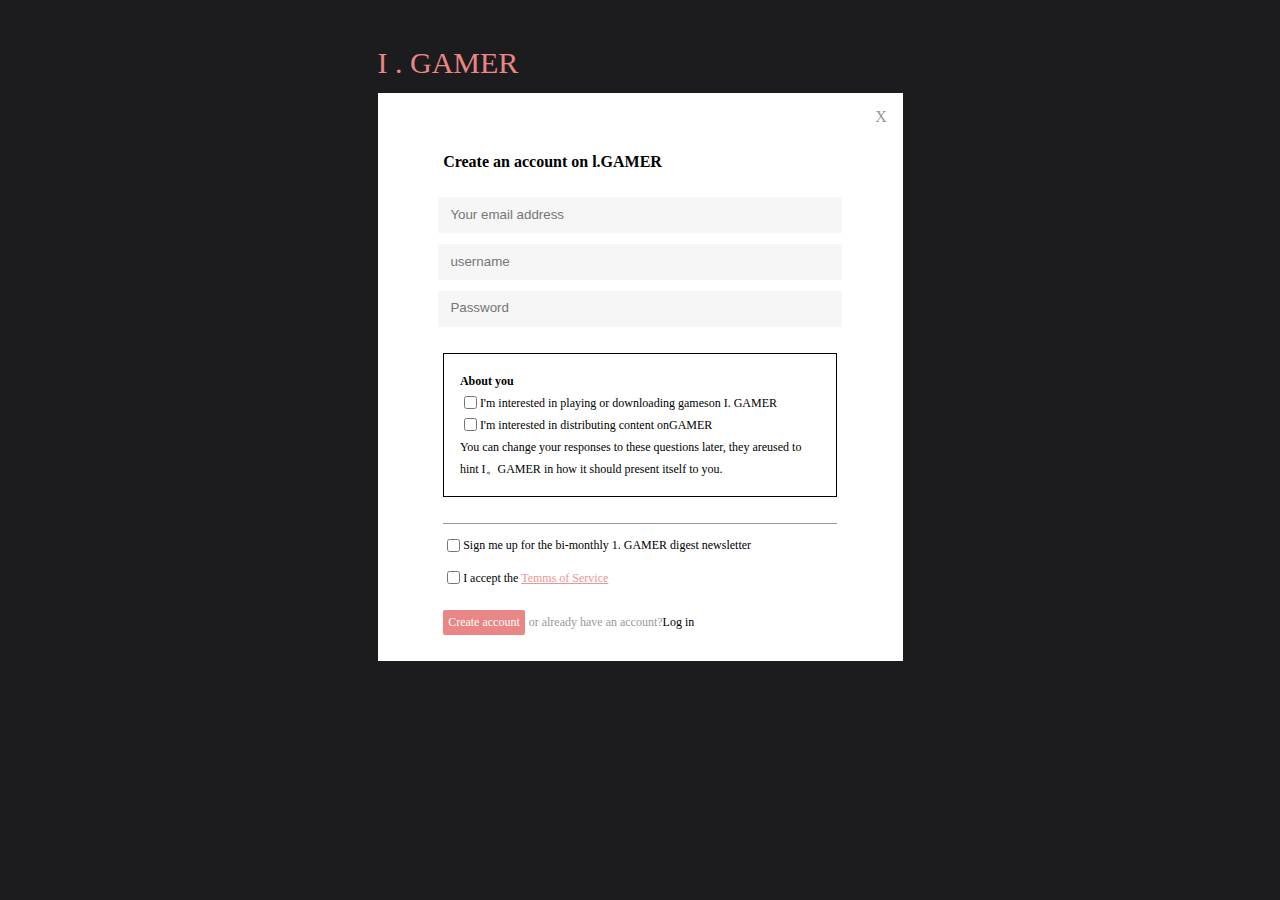
<file: src/wbsit_implementation/index5.html>
<!DOCTYPE html>
<html lang="en">
<head>
	<meta charset="UTF-8">
	<meta name="viewport" content="width=device-width, initial-scale=1.0">
	<title>Document</title>
</head>
<body>
	<header class="juzho">
		<div class="title">I . GAMER</div>
	</header>
	
	<main class="juzho">
		<div class="form">
			<div class="gb">X</div>
			<div class="title">Create an account on l.GAMER</div>
			<div class="inp1"><input type="text" placeholder="Your email address"></div>
			<div class="inp1"><input type="text" placeholder="username"></div>
			<div class="inp1"><input type="text" placeholder="Password"></div>
			<div class="xy">
				<div style="font-weight: 600;"><span>About you</span></div>
				<div><input type="checkbox"><span>I'm interested in playing or downloading gameson I. GAMER</span></div>
				<div><input type="checkbox"><span>I'm interested in distributing content onGAMER</span></div>
				<div><span>You can change your responses to these questions later, they areused to hint I。GAMER in how it should present itself to you.</span></div>
			</div>
			
			<div class="xy2" style="border-top: 1px solid #999;"><input type="checkbox"><span>Sign me up for the bi-monthly 1. GAMER digest newsletter</span></div>
			<div class="xy2"><input type="checkbox"><span>I accept the <span style="color: #ec9595;text-decoration: underline;">Temms of Service</span></span></div>
			<div class="bu">
				<div style="border-radius: 2px;padding: 5px;background-color: #e98686;color: #fff;">Create account</div><span style="color: #999;margin-left: 1%;">or already have an account?</span><span>Log in</span>
			</div>
		</div>
	</main>
</body>

<style>
	body{
		background-color: #1c1c1e;
	}
	.juzho{
		width: 525px;
		margin: auto;
	}
	header{
		color: #e98686;
		font-size: 30px;
		padding: 3% 0 1%;
	}
	
	main{
		background-color: #fff;
	}
	
	main .form .title,
	main .form .inp1,
	main .form .xy,
	main .form .xy2,
	main .form .bu{
		margin: auto;
		width: 75%;
	}
	
	main .form .title{
		font-size: 16px;
		font-weight: 600;
		padding: 5% 0 3%;
	}
	
	main .form .inp1{
		background-color: #f6f6f6;
		margin-top: 2%;
		padding: 1.5% 0 2% 2%;
	}
	
	main .form input{
		border: 0px solid #000;
		background-color: #f6f6f6;
	}
	
	main .form .xy{
		border: 1px solid #000;
		padding: 3%;
		box-sizing: border-box;
		margin: 5% auto;
	}
	
	main .form .xy div,
	main .form .xy2{
		display: flex;
		align-items: center;
		font-size: 12px;
		line-height: 22px;
	}
	
	main .form .xy2{
		padding-top: 2%;
	}
	
	main .form .bu{
		display: flex;
		align-items: center;
		font-size: 12px;
		padding: 4% 0 5%;
	}
	
	main .form .gb{
		padding: 3% 3% 0;
		text-align: right;
		color: #999;
	}
</style>
</html>
</file>
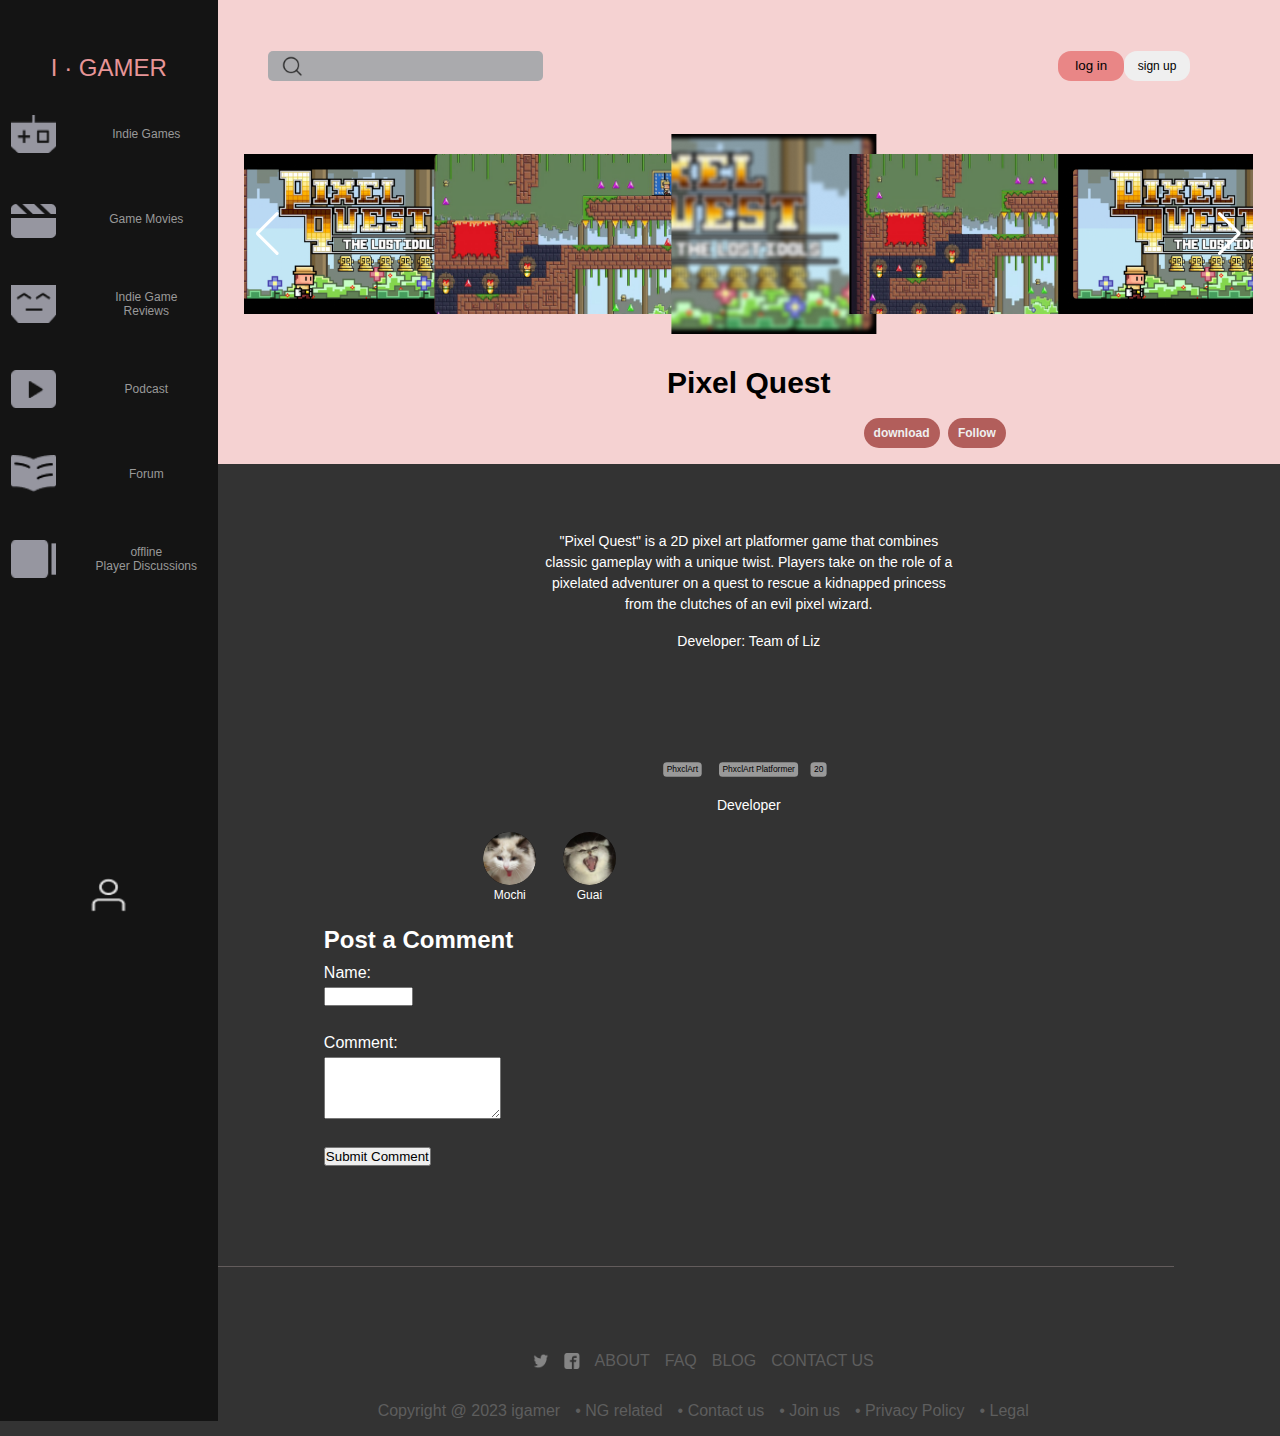
<file: src/website_implementation/index3.html>
<!DOCTYPE html>
<html lang="zh">
<head>
	<!-- 
		all pictures of game characters were sourced by screenshots from the games that the picture are of The Wild beyond the Witchlight.
		all pictures of game movies were sourced by https://www.imdb.com/
		all icons are designed by myself
	-->
	<meta charset="UTF-8">
	<meta name="viewport" content="width=device-width, initial-scale=1.0">
	<title>Document</title>
	<link rel="stylesheet" href="./css/index.css">
	<link rel="stylesheet" href="./css/swiper.min.css">
	<style>
		*{
			margin: 0;
			padding: 0;
		}
		.box2 button{
			width: 65px;
			height: 35px;
			border: none;
		}

        
		.box3 button{
			width: 80px !important;
			height: 30px;
			border: none;
		}

 
		main .banner-warp .bu-warp .bu span{
			padding: 8px 10px;
			border-radius: 19px;
		}

 

		main .wz{
			padding-top: 30px;
		}
		body{
			padding-right: 0;
		}

		.swiper-container{
              width: 95%;
            }
        .swiper-wrapper{
              width: 95%;
              margin: 0 auto;
            }
        .swiper-slide{
              width: 330px;
              height: 200px;
              /* margin-left: 12px; */
            }

        .swiper-slide img{
              width: 330px;
              height: 200px;
            }

			.swiper-slide {
			  text-align: center;
			  font-size: 18px;
			  background: #fff;

			  /* Center slide text vertically */
			  display: -webkit-box;
			  display: -ms-flexbox;
			  display: -webkit-flex;
			  display: flex;
			  -webkit-box-pack: center;
			  -ms-flex-pack: center;
			  -webkit-justify-content: center;
			  justify-content: center;
			  -webkit-box-align: center;
			  -ms-flex-align: center;
			  -webkit-align-items: center;
			  align-items: center;
			  transition: 300ms;
			  transform: scale(0.8);
    }
	.swiper-slide-active,.swiper-slide-duplicate-active{
      transform: scale(1);
	}


	*{
			margin: 0;
			padding: 0;
		}
		aside div{
			width: 100%;
		}
		aside ul{
			list-style: none;
			width: 100%;
		}

		aside ul li{
			width: 100%;
			height: 60px;
			display: flex;
			align-items: center;
			justify-content: center;
			margin-top: 50px;
		}

       

		aside ul li img{
			width: 45px;
			height: 38px;
		}



		aside  img{
			width: 45px !important;
			height: 38px;
			transition: all .6s;
		}


		.game{
			width: 150px;
		}

		aside .box:hover{
			background: #3e3e3e;
			cursor: pointer;
		}
		a{
			display: inline-block;
			text-decoration: none;
			color: #999;
			width: 100%;
			/* height: 65px; */
			display: flex;
			align-items: center;
			/* margin: 30px 0 0 14%; */
			font-size: 16px;
			color: #999;
			font-size: 12px;
			justify-content: center;
			/* margin-top: 20px; */
		}

		aside ul li:hover{
			background: #3e3e3e;
		}


		footer{
			width: 90%;
			height: 85px;
			border-top: 1px #635c5c solid;
			margin-top: 100px;
			padding-top:69px;
		}

		footer ul{
			width: 100%;
			list-style: none;
			height: 50px;
			display: flex;
			justify-content: center;
			align-items: center;
		}


		footer ul li{
			color: #5e5e5e;
			margin-left: 15px;
		}
	</style>
</head>
<body>
	<aside style="padding-top: 4.2%;">
		<div style="width: 100%; display:flex; flex-direction:column;justify-content:center;align-items:center;">
			<a href="./index.html"><span class="title">I · GAMER</span></a> 
			
			<div class="box ">
			  <a href="" class="box10">
				    <img src="./media/Group1.png" alt="Indie Game Token">
					<div class="game">
						<span class="sp1">Indie Games</span>
					</div>
			  </a>	
				
			</div>
			
			<div class="box">
			  <a href="./index2.html" class="box10">
				  <img src="./media/Group2.png" alt="Game Movie Token">
				  <div class="game">
					<span class="sp1">Game Movies</span>
				  </div>
			  </a>
				
				
			</div>
			
			<div class="box">
			   <a href="" class="box10">
				   <img src="./media/Group3.png" alt="Indie Game Reviews Token">
					<div class="game">
						<span class="sp1">Indie Game</span>
						<span class="sp1">Reviews</span>
					</div>
			   </a>	
				
				
			</div>
			
			<div class="box">
			   <a href="./index4.html" class="box10">
				   <img src="./media/Group4.png" alt="Podcast Token">
					<div class="game">
						<span class="sp1">Podcast</span>
					</div>
			   </a>	
				
				
			</div>
			
			<div class="box">
			  <a href="" class="box10">
				  <img src="./media/Group5.png" alt="Forum Token">
				  <div class="game">
						<span class="sp1">Forum</span>
				  </div>
			  </a>
				
				
			</div>
			
			<div class="box ">
			  <a href="" class="box10">
				  <img src="./media/Group6.png" alt="Offline Discussions Group Token">
				  <div class="game">
						<span>offline</span>
						<span>Player Discussions</span>
				  </div>
			  </a>
				
				
			</div>
			
		</div>
		
		<div class="user">
			<img src="./media/user.png">
		</div>
	</aside>
	
	<article style="width: 83%;">
		<header style="background: #f5d2d2; padding-left: 50px;">
			<div class="nav-warp" style="padding-top: 5%;">
				<div class="box1">
					
					<div class="input">
						<input style="height: 30px;" type="text">
						<img style="height: auto;" src="./media/search.png" alt="">
					</div>
				</div>
				
				
				
				<div class="box3" style="margin-right: 90px;">
					<button>log in</button>
					<button><a href="./index5.html" style="color: black;">sign up</a> </button>
				</div>
			</div>
		</header>
		
		<main>
			<div class="banner-warp" style="background: #f5d2d2;">
				<div class="banner">
					<!-- <img src="./media/image/1.png" style="margin-left: -2%; height: 200px;">
					<img src="./media/image/2.png" style="height: 200px;">
					<img src="./media/image/3.png" style="height: 150px;margin-left: -1%;margin-right: -1%; height: 200px;">
					<img src="./media/image/2.png" style="height: 200px;">
					<img src="./media/image/5.png" style="margin-right: -2%; height: 200px;"> -->
					<div class="swiper-container">
						<div class="swiper-wrapper">
		
						  <div class="swiper-slide">
							<img src="./media/image/1.png" alt="Game image">
						  </div>
		
						  <div class="swiper-slide">
							<img src="./media/image/2.png" alt="Game image">
						  </div>
		
						  <div class="swiper-slide">
							<img src="./media/image/3.png" alt="Game image">
						  </div>
		
						  <div class="swiper-slide">
							<img src="./media/image/4.png" alt="Game image">
						  </div>
						</div>
						<div class="swiper-pagination"></div>
						<div class="swiper-button-prev swiper-button-white"></div><!--左箭头。如果放置在swiper外面，需要自定义样式。-->
						<div class="swiper-button-next swiper-button-white"></div><!--右箭头。如果放置在swiper外面，需要自定义样式。-->
				</div>
				</div>
			
				<div class="bu-warp">
					<span>Pixel Quest</span>
					<div class="bu">
						<span>download</span>
						<span>Follow</span>
					</div>
				</div>
			</div>
			
			<div class="wz">
				<span style="padding-top: 1%;">"Pixel Quest" is a 2D pixel art platformer game that combines</span>
				<span>classic gameplay with a unique twist. Players take on the role of a</span>
				<span>pixelated adventurer on a quest to rescue a kidnapped princess</span>
				<span>from the clutches of an evil pixel wizard.</span>
				<span style="padding-top: 3%;">Developer: Team of Liz</span>
			
				<div class="bu">
					<span>PhxclArt</span>
					<span>PhxclArt Platformer</span>
					<span>20</span>
				</div>
				
				<div>
					<span class="title" style="margin: 3% 0;">Developer</span>
					
					<div class="us">
						<div >
							<img style="border-radius: 50%;" src="./media/image/6.png" alt="">
							<span>Mochi</span>
						</div>
						<div>
							<img style="border-radius: 50%;" src="./media/image/7.png" alt="">
							<span>Guai</span>
						</div>
					</div>
				</div>
			</div>
		</main>
		
		<html>
		<head>
			<title>User Comments</title>
			<style>
				body {
					background-color: #333;
					color: white;
					font-family: Arial, sans-serif;
					text-align: center;
					margin: 0;
				}
				.comment {
					text-align: left;
					margin-bottom: 10px;
					padding-left: 20px;
				}
				.comment-form, .comments {
					width: 80%;
					margin: 20px auto;
				}
				.comment-form h2, .comments h2 {
					text-align: left;
					margin: 10px 0;
				}
				.comment-form label, .comment-form textarea, .comment-form input, .comment-form button {
					display: block;
					text-align: left;
					margin: 5px 0;
				}
				.comment-form input {
					width: 10%;
				}
				.comment-form button {
					width: auto;
				}
			</style>
		</head>
		<body>
			<div class="comment-form">
				<h2>Post a Comment</h2>
				<form id="comment-form" enctype="multipart/form-data">
					<label for="name">Name:</label>
					<input type="text" id="username" name="username" required><br>
		
					<label for="comment">Comment:</label>
					<textarea id="comment" name="comment" rows="4" required></textarea><br>
		
					<button type="submit">Submit Comment</button>
				</form>
			</div>
	

			<div id="comments_from_api">

			</div>

		
		</body>
		</html>
		
				
		<footer>
			<ul>
				<li>
					<img style="width: 16px; height: 16px;" src="./media/1.png" alt="Twitter Logo">
				</li>
				<li>
					<img style="width: 16px; height: 16px;" src="./media/2.png" alt="Facebook Logo">
				</li>
				<li>ABOUT</li>
				<li>FAQ</li>
				<li>BLOG</li>
				<li>CONTACT US</li>
			</ul>


			<ul>
				<li>Copyright @ 2023 igamer</li>
			   <li>• NG related</li>
			   <li>• Contact us</li>
			   <li>• Join us</li>
			   <li>• Privacy Policy</li>
			   <li>• Legal</li>
		   </ul>
	   </footer>
	</article>
</body>

<style>

aside{
		width: 20%;
	}
	
	aside .box,
	aside .user{
		width: 100%;
		height: 65px;
		display: flex;
		align-items: center;
		
		/* margin:30px 0 0 14%; */
		font-size: 16px;
		color: #999;
		font-size: 12px;
		justify-content: center;
		margin-top: 20px;
	}
	
	aside  .box img,
	aside  .user img{
		/* margin: 0 10% 0 0; */
		/* width: 20%; */
	}
	
	aside div div span{
		display: block;
		margin-left: 30px;
	}
	
	aside .title{
		color: #e79597;
		font-size: 24px;
		/* margin-left: 14%; */
		text-align: center;
	}
	article{
		/* background-image: url(./media/1697809344890.jpg); */
		background-size: 100% 36%;
		background-repeat: no-repeat;
	}
	
	article header{
		/* opacity: 0.3; */
	}
	
	main .banner-warp .banner{
		display: flex;
		justify-content: space-between;
		align-items: center;
		padding-top: 5%;
	}
	
	main .banner-warp .banner img{
		/* width: 21%;
		height: 110px; */
	}
	
	main .banner-warp .bu-warp{
		text-align: center;
		font-size: 30px;
		color: black;
		margin: 3% 0;
		font-weight: 600;
	}
	
	main .banner-warp .bu-warp .bu{
		margin-top: 1%;
		margin-left: 35%;
		padding-bottom: 20px;
	}
	
	main .banner-warp .bu-warp .bu span{
		background-color: #b25e5b;
		color: #efefef;
		font-size: 12px;
	}
	
	main .wz{
		
		width: 50%;
		margin: auto;
		
		font-size: 14px;
		color: #fff;
	}
	
	main .wz span{
		display: block;
		line-height: 21px;
	}
	
	main .wz .bu span{
		background-color: #999;
		display: inline-block;
		font-size: 12px;
		border-radius: 5px;
		padding: 0px 5px;
		color: #000;
		
		transform: scale(0.7);
		margin-left: -2.3%;
		margin-top: 20%;
	}
	
	main .wz .us{
		display: flex;
	}
	
	main .wz .us div{
		width: 10%;
		height: 10%;
		margin-right: 5%;
	}
	
	main .wz .us div span{
		font-size: 12px;
	}
</style>

<script src="./js/swiper.min.js"></script>
<script src="./js/index3_api.js"></script>






<!-- <script src="./js/index.js"></script> -->
<script>

var mySwiper2 = new Swiper('.swiper-container', { 
        autoplay:2000,//自动滑动
        speed:500,//自动滑动开始到结束的时间（单位ms）
        loop:true,//开启循环
        slidesPerView: 5,
      spaceBetween: 30,
	  centeredSlides: true,
	  loop: true,
        navigation: {
              nextEl: '.swiper-button-next',
              prevEl: '.swiper-button-prev',
        },
});




var tags = document.getElementsByClassName('box10');  
        for(var i = 0; i < tags.length; i++) {  
            tags[i].addEventListener('mouseover', function() {  
                for(var j = 0; j < this.children.length; j++) {
					console.log(this.children[1]);
                    this.children[0].style.transform="scale(1.2)"
					this.children[1].style.color="red"
                    if(this.children[j].classList.contains('sp1')) { 
						 
                        this.children[j].style.color = 'red';  
                    }  
                } 
            });  
            tags[i].addEventListener('mouseout', function() {  
                for(var j = 0; j < this.children.length; j++) {
                    this.children[0].style.transform="scale(1)"
					this.children[1].style.color="#999"
                    if(this.children[j].classList.contains('sp1')) {  
                        this.children[j].style.color = 'white';  
                    }  
                }
            });  
        }
</script>
</html>
</file>
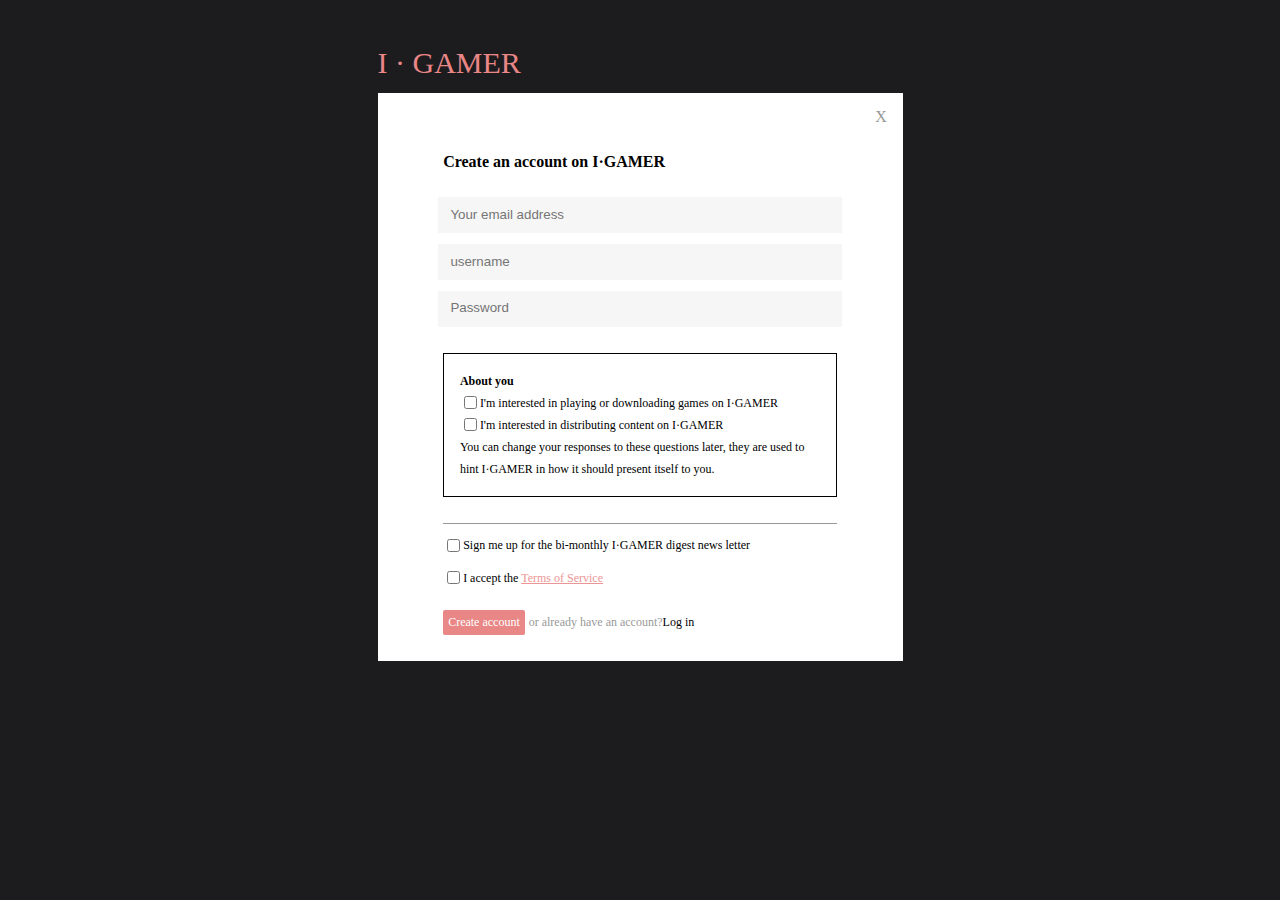
<file: src/website_implementation/index5.html>
<!DOCTYPE html>
<html lang="zh">
<head>
	<!-- 
		all pictures of game characters were sourced by screenshots from the games that the picture are of The Wild beyond the Witchlight.
		all pictures of game movies were sourced by https://www.imdb.com/
		all icons are designed by myself
	-->
	<meta charset="UTF-8">
	<meta name="viewport" content="width=device-width, initial-scale=1.0">
	<title>Document</title>
</head>
<body>
	<header class="juzho">
		<div class="title">I · GAMER</div>
	</header>
	
	<main class="juzho">
		<div class="form">
			<div class="gb">X</div>
			<div class="title">Create an account on I·GAMER</div>
			<div class="inp1"><input type="text" placeholder="Your email address" class="email"></div>
			<div class="inp1"><input type="text" placeholder="username" class="username"></div>
			<div class="inp1"><input type="text" placeholder="Password" class="password"></div>
			<div class="xy">
				<div style="font-weight: 600;"><span>About you</span></div>
				<div><input type="checkbox"><span>I'm interested in playing or downloading games on I·GAMER</span></div>
				<div><input type="checkbox"><span>I'm interested in distributing content on I·GAMER</span></div>
				<div><span>You can change your responses to these questions later, they are used to hint I·GAMER in how it should present itself to you.</span></div>
			</div>
			
			<div class="xy2" style="border-top: 1px solid #999;"><input type="checkbox"><span>Sign me up for the bi-monthly I·GAMER digest news letter</span></div>
			<div class="xy2"><input type="checkbox"><span>I accept the <span style="color: #ec9595;text-decoration: underline;">Terms of Service</span></span></div>
			<div class="bu">
				<div onclick="fn()" style="border-radius: 2px;padding: 5px;background-color: #e98686;color: #fff;">Create account</div><span style="color: #999;margin-left: 1%;">or already have an account?</span><span>Log in</span>
			</div>
		</div>
	</main>
</body>

<style>
	body{
		background-color: #1c1c1e;
	}
	.juzho{
		width: 525px;
		margin: auto;
	}
	header{
		color: #e98686;
		font-size: 30px;
		padding: 3% 0 1%;
	}
	
	main{
		background-color: #fff;
	}
	
	main .form .title,
	main .form .inp1,
	main .form .xy,
	main .form .xy2,
	main .form .bu{
		margin: auto;
		width: 75%;
	}
	
	main .form .title{
		font-size: 16px;
		font-weight: 600;
		padding: 5% 0 3%;
	}
	
	main .form .inp1{
		background-color: #f6f6f6;
		margin-top: 2%;
		padding: 1.5% 0 2% 2%;
	}
	
	main .form input{
		border: 0px solid #000;
		background-color: #f6f6f6;
	}
	
	main .form .xy{
		border: 1px solid #000;
		padding: 3%;
		box-sizing: border-box;
		margin: 5% auto;
	}
	
	main .form .xy div,
	main .form .xy2{
		display: flex;
		align-items: center;
		font-size: 12px;
		line-height: 22px;
	}
	
	main .form .xy2{
		padding-top: 2%;
	}
	
	main .form .bu{
		display: flex;
		align-items: center;
		font-size: 12px;
		padding: 4% 0 5%;
	}
	
	main .form .gb{
		padding: 3% 3% 0;
		text-align: right;
		color: #999;
	}
</style>
<script>
	function fn(){
        var username=document.getElementsByClassName("username")[0].value;
		var password=document.getElementsByClassName("password")[0].value;
		var email=document.getElementsByClassName("email")[0].value;
		// console.log(username,password,email)
		if(username==""){
			alert("Username can't be empty");
			return false
		}

		if(password==""){
			alert("Password can't be empty");
			return false
		}

		var reg = /^([a-zA-Z]|[0-9])(\w|\-)+@[a-zA-Z0-9]+\.([a-zA-Z]{2,4})$/; 

		if(reg.test(email)==false){
			alert("wrong email");
		}else{
			alert("seccessful")
		}
	}
</script>
</html>
</file>
<file: src/wbsit_implementation/css/index1.css>
body{
	margin: 0;
	padding: 0;
	display: flex;
	background-color: #1c1c1d;
	padding-right: 2.5%;
}

div{
	box-sizing: border-box;
}

img{
	width: 100%;
	height: 100%;
	display: block;
}

aside{
	width: 10%;
	background-color: #141414;
	padding-top: 5%;
	padding-bottom: 15%;
}

aside img{
	width: 30%;
	/* margin:30% auto 0%; */
}

aside .user img{
	padding-top: 230%;
}

header .nav-warp,
header .nav-warp div{
	display: flex;
}

header .nav-warp .box1{
	width: 32%;
	display: flex;
	justify-content: space-between;
}

header .nav-warp .box1 img{
	width: 8%;
}

header .nav-warp .box1 .input{
	position: relative;
	width: 85%;
}

header .nav-warp .box1 .input input{
	border: 0px solid #000;
	background-color: #212122;
	width: 100%;
	border-radius: 5px;
}

header .nav-warp .box1 .input img{
	position: absolute;
	top: 50%;
	transform: translateY(-50%);
	left: 5%;
}

header .nav-warp .box2{
	width: 11%;
	margin-left: 11%;
}

header .nav-warp .box2 button{
	width: 50%;
	height: 120%;
	padding: 0;
	border-radius: 6px;
	border: none;
}

header .nav-warp .box2 button:nth-child(1){
	background-color: #212122;
	border: 1px solid #212122;
	color: #fff;
}

header .nav-warp .box3{
	margin-left: auto;
	width: 16%;
	display: flex;
	justify-content: space-between;
}

header .nav-warp .box3 button{
	width: 80px;
	border-radius: 30px;
	border: none;
	
}

header .nav-warp .box3 button:nth-child(1){
	background-color: #e2defa;
}

main .box1,
main .box2{
	display: flex;
	justify-content: space-between;
	height: 200px;
	margin-top: 6%;
}

main .box1 .left,
main .box2 .left{
	width: 59%;
}

main .box1 .right{
	width: 36.5%;
	text-align: center;
}

main .box2 .right{
	width: 36.5%;
}

main .box2{
	margin-top: 3%;
}

main .box1 .right .cs1{
	background-color: #141414;
	font-size: 12%;
	color: #999;
	height: 60%;
	padding-top: 5%;
	border-radius: 2px;
}

main .box1 .right .cs1 button{
	background-color: #b66666;
	display: block;
	margin: auto;
	width: 70%;
	height: 45px;
	align-items: 30%;
	font-size: 14px;
	color: #fff;
	border-radius: 6px;
	margin-bottom: 2%;
	border: none;
}

main .box1 .right .cs2{
	background-color: #141414;
	font-size: 16px;
	display: flex;
	height: 20%;
	margin-top: 10%;
	border-radius: 2px;
	
	color: #999;
	
	display: flex;
	align-items: center;
	justify-content: center;
}

main .box1 .right .cs2 img{
	width: 20px;
	height: 20px;
	margin-left: 3%;
}

main .box2 .right,
main .box2 .left{
	background-color: #141414;
	color: #999;
}

main .box2{
	height: 800px;
}

main .box2 span{
	display: block;
	padding-left: 2%;
}

main .box2 .left{
	font-size: 19px;
}

main .box2 .left img{
	margin-bottom: 1%;
}

main .box2 .right span{
	background-color: #151515;
	margin-bottom: 5%;
	font-size: 13px;
}

main .box2 .right span:nth-child(1){
	font-size: 18px;
	color: #fff;
	border-bottom: 1px solid #999;
	padding-top: 4%;
	padding-bottom: 4%;
}


footer{
	padding-top: 8%;
	/* margin-top: 280px; */
	/* margin-top: 80px; */
}

footer .box1{
	border-top: 1px solid #999;
	display: flex;
	padding: 3% 0;
	font-size: 13px;
	color: #999;
}

footer .box1 div{
	margin-right: 2%;
	text-decoration: underline;
}
</file>
<file: src/wbsit_implementation/css/index.css>
body{
	margin: 0;
	padding: 0;
	display: flex;
	background-color: #1c1c1d;
	padding-right: 2.5%;
}

div{
	box-sizing: border-box;
}

img{
	width: 100%;
	height: 100%;
	display: block;
}

aside{
	width: 10%;
	background-color: #141414;
	padding-top: 5%;
	padding-bottom: 15%;
}

aside img{
	width: 30%;
	/* margin:30% auto 0%; */
}

aside .user img{
	padding-top: 230%;
}

header .nav-warp,
header .nav-warp div{
	display: flex;
}

header .nav-warp .box1{
	width: 32%;
	display: flex;
	justify-content: space-between;
}

header .nav-warp .box1 img{
	width: 8%;
}

header .nav-warp .box1 .input{
	position: relative;
	width: 85%;
}

header .nav-warp .box1 .input input{
	border: 0px solid #000;
	background-color: #212122;
	width: 100%;
	border-radius: 5px;
}

header .nav-warp .box1 .input img{
	position: absolute;
	top: 50%;
	transform: translateY(-50%);
	left: 5%;
}

header .nav-warp .box2{
	width: 11%;
	margin-left: 11%;
}

header .nav-warp .box2 button{
	width: 50%;
	height: 120%;
	padding: 0;
}

header .nav-warp .box2 button:nth-child(1){
	background-color: #212122;
	border: 1px solid #212122;
	color: #fff;
}

header .nav-warp .box3{
	margin-left: auto;
	width: 13%;
	display: flex;
	justify-content: space-between;
}

header .nav-warp .box3 button{
	width: 44%;
	border-radius: 13px;
	
}

header .nav-warp .box3 button:nth-child(1){
	background-color: #e2defa;
}

main .box1,
main .box2{
	display: flex;
	justify-content: space-between;
	height: 200px;
	margin-top: 6%;
}

main .box1 .left,
main .box2 .left{
	width: 59%;
}

main .box1 .right{
	width: 36.5%;
	text-align: center;
}

main .box2 .right{
	width: 36.5%;
}

main .box2{
	margin-top: 3%;
}

main .box1 .right .cs1{
	background-color: #141414;
	font-size: 12%;
	color: #999;
	height: 60%;
	padding-top: 10%;
	border-radius: 2px;
}

main .box1 .right .cs1 button{
	background-color: #b66666;
	display: block;
	margin: auto;
	width: 70%;
	height: 37%;
	align-items: 30%;
	font-size: 14px;
	color: #fff;
	border-radius: 5px;
	margin-bottom: 2%;
}

main .box1 .right .cs2{
	background-color: #141414;
	font-size: 16px;
	display: flex;
	height: 20%;
	margin-top: 10%;
	border-radius: 2px;
	
	color: #999;
	
	display: flex;
	align-items: center;
	justify-content: center;
}

main .box1 .right .cs2 img{
	width: 4%;
	height: 45%;
	margin-left: 3%;
}

main .box2 .right,
main .box2 .left{
	background-color: #141414;
	color: #999;
}

main .box2{
	height: 500px;
}

main .box2 span{
	display: block;
	padding-left: 2%;
}

main .box2 .left{
	font-size: 19px;
}

main .box2 .left img{
	margin-bottom: 1%;
}

main .box2 .right span{
	background-color: #151515;
	margin-bottom: 5%;
	font-size: 13px;
}

main .box2 .right span:nth-child(1){
	font-size: 18px;
	color: #fff;
	border-bottom: 1px solid #999;
	padding-top: 4%;
	padding-bottom: 4%;
}


footer{
	padding-top: 12%;
}

footer .box1{
	border-top: 1px solid #999;
	display: flex;
	padding: 3% 0;
	font-size: 13px;
	color: #999;
}

footer .box1 div{
	margin-right: 2%;
	text-decoration: underline;
}
</file>
<file: src/website_implementation/css/index.css>
@font-face {
	font-family: "MyFont"; /*指定创建的字体名称，可自行更改*/
	src: url("./SourceHanSerifCN-Bold.otf"); /*指定字体文件路径，注意需在引号中加入路径*/
	}
body{
	margin: 0;
	padding: 0;
	display: flex;
	background-color: #1c1c1d;
	padding-right: 2.5%;
	font-family: "MyFont";
}

div{
	box-sizing: border-box;
}

img{
	width: 100%;
	height: 100%;
	display: block;
}

aside{
	width: 10%;
	background-color: #141414;
	padding-top: 5%;
	padding-bottom: 15%;
}

aside img{
	width: 30%;
	/* margin:30% auto 0%; */
}

aside .user img{
	padding-top: 230%;
}

header .nav-warp,
header .nav-warp div{
	display: flex;
}

header .nav-warp .box1{
	width: 32%;
	display: flex;
	justify-content: space-between;
}

header .nav-warp .box1 img{
	width: 8%;
}

header .nav-warp .box1 .input{
	position: relative;
	width: 85%;
}

header .nav-warp .box1 .input input{
	border: 0px solid #000;
	background-color: #aaaaad;
	width: 100%;
	border-radius: 5px;
}

header .nav-warp .box1 .input img{
	position: absolute;
	top: 50%;
	transform: translateY(-50%);
	left: 5%;
}

header .nav-warp .box2{
	width: 11%;
	margin-left: 11%;
}

header .nav-warp .box2 button{
	width: 50%;
	height: 120%;
	padding: 0;
}

header .nav-warp .box2 button:nth-child(1){
	background-color: #212122;
	border: 1px solid #212122;
	color: #fff;
}

header .nav-warp .box3{
	margin-left: auto;
	width: 13%;
	display: flex;
	justify-content: space-between;
}

header .nav-warp .box3 button{
	width: 44%;
	border-radius: 13px;
	
}

header .nav-warp .box3 button:nth-child(1){
	background-color: #e98686;
}

main .box1,
main .box2{
	display: flex;
	justify-content: space-between;
	height: 200px;
	margin-top: 6%;
}

main .box1 .left,
main .box2 .left{
	width: 59%;
}

main .box1 .right{
	width: 36.5%;
	text-align: center;
}

main .box2 .right{
	width: 36.5%;
}

main .box2{
	margin-top: 3%;
}

main .box1 .right .cs1{
	background-color: #141414;
	font-size: 12%;
	color: #999;
	height: 60%;
	padding-top: 10%;
	border-radius: 2px;
}

main .box1 .right .cs1 button{
	background-color: #b66666;
	display: block;
	margin: auto;
	width: 70%;
	height: 37%;
	align-items: 30%;
	font-size: 14px;
	color: #fff;
	border-radius: 5px;
	margin-bottom: 2%;
}

main .box1 .right .cs2{
	background-color: #141414;
	font-size: 16px;
	display: flex;
	height: 20%;
	margin-top: 10%;
	border-radius: 2px;
	
	color: #999;
	
	display: flex;
	align-items: center;
	justify-content: center;
}

main .box1 .right .cs2 img{
	width: 4%;
	height: 45%;
	margin-left: 3%;
}

main .box2 .right,
main .box2 .left{
	background-color: #141414;
	color: #999;
}

main .box2{
	height: 500px;
}

main .box2 span{
	display: block;
	padding-left: 2%;
}

main .box2 .left{
	font-size: 19px;
}

main .box2 .left img{
	margin-bottom: 1%;
}

main .box2 .right span{
	background-color: #151515;
	margin-bottom: 5%;
	font-size: 13px;
}

main .box2 .right span:nth-child(1){
	font-size: 18px;
	color: #fff;
	border-bottom: 1px solid #999;
	padding-top: 4%;
	padding-bottom: 4%;
}


footer{
	padding-top: 12%;
}

footer .box1{
	border-top: 1px solid #999;
	display: flex;
	padding: 3% 0;
	font-size: 13px;
	color: #999;
}

footer .box1 div{
	margin-right: 2%;
	text-decoration: underline;
}

.hr-custom {
	border: none;
	height: 2px;
	background-color: rgba(128, 128, 128, 0.5);
	margin: 20px 0;
  }
</file>
